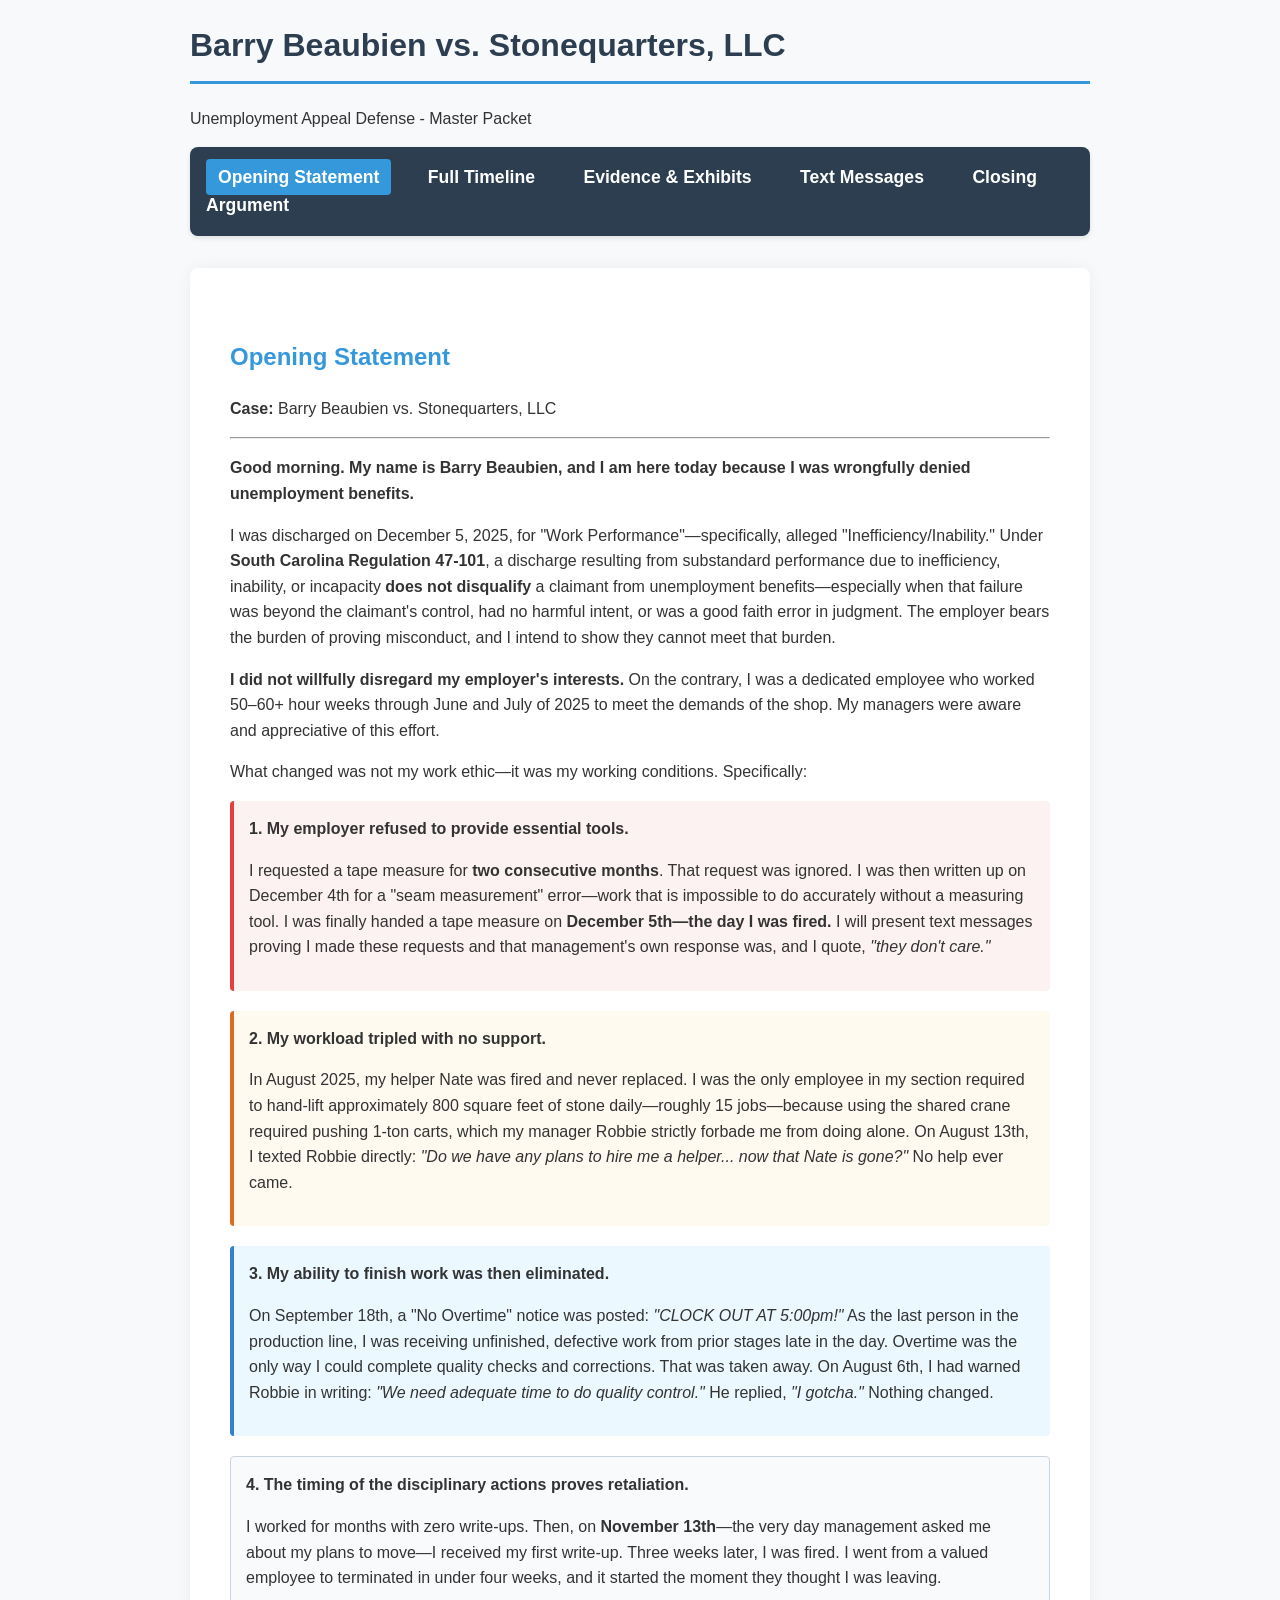
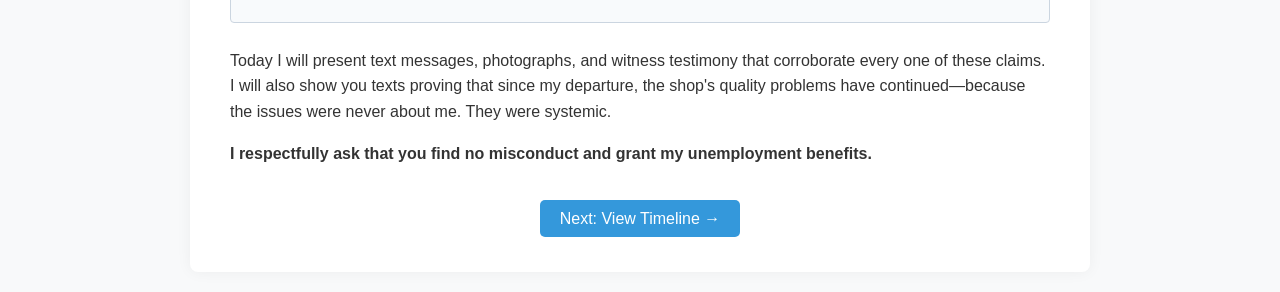
<file: index.html>
<!DOCTYPE html>
<html lang="en">

<head>
    <meta charset="UTF-8">
    <meta name="viewport" content="width=device-width, initial-scale=1.0">
    <title>Barry Beaubien - Unemployment Appeal Defense</title>
    <link rel="stylesheet" href="style.css">
    <style>
        .page {
            display: none;
        }

        .page.active {
            display: block;
        }
    </style>
</head>

<body>
    <header>
        <h1>Barry Beaubien vs. Stonequarters, LLC</h1>
        <p>Unemployment Appeal Defense - Master Packet</p>
    </header>

    <nav>
        <a href="index.html" class="active">Opening Statement</a>
        <a href="timeline.html">Full Timeline</a>
        <a href="full_defense.html">Evidence & Exhibits</a>
        <a href="texts.html">Text Messages</a>
        <a href="closing.html">Closing Argument</a>
    </nav>

    <div class="container">
        <h2>Opening Statement</h2>
        <p><strong>Case:</strong> Barry Beaubien vs. Stonequarters, LLC</p>

        <hr>

        <p><strong>Good morning. My name is Barry Beaubien, and I am here today because I was wrongfully denied
                unemployment benefits.</strong></p>

        <p>I was discharged on December 5, 2025, for "Work Performance"—specifically, alleged "Inefficiency/Inability."
            Under <strong>South Carolina Regulation 47-101</strong>, a discharge resulting from substandard performance
            due to inefficiency, inability, or incapacity <strong>does not disqualify</strong> a claimant from
            unemployment benefits—especially when that failure was beyond the claimant's control, had no harmful intent,
            or was a good faith error in judgment. The employer bears the burden of proving misconduct, and I intend to
            show they cannot meet that burden.</p>

        <p><strong>I did not willfully disregard my employer's interests.</strong> On the contrary, I was a dedicated
            employee who worked 50–60+ hour weeks through June and July of 2025 to meet the demands of the shop. My
            managers were aware and appreciative of this effort.</p>

        <p>What changed was not my work ethic—it was my working conditions. Specifically:</p>

        <div
            style="margin-bottom: 20px; padding: 15px; background: #fdf2f2; border-left: 4px solid #e53e3e; border-radius: 4px;">
            <strong>1. My employer refused to provide essential tools.</strong>
            <p>I requested a tape measure for <strong>two consecutive months</strong>. That request was ignored. I was
                then written up on December 4th for a "seam measurement" error—work that is impossible to do accurately
                without a measuring tool. I was finally handed a tape measure on <strong>December 5th—the day I was
                    fired.</strong> I will present text messages proving I made these requests and that management's own
                response was, and I quote, <em>"they don't care."</em></p>
        </div>

        <div
            style="margin-bottom: 20px; padding: 15px; background: #fffaf0; border-left: 4px solid #dd6b20; border-radius: 4px;">
            <strong>2. My workload tripled with no support.</strong>
            <p>In August 2025, my helper Nate was fired and never replaced. I was the only employee in my section
                required to hand-lift approximately 800 square feet of stone daily—roughly 15 jobs—because using the
                shared crane required pushing 1-ton carts, which my manager Robbie strictly forbade me from doing alone.
                On August 13th, I texted Robbie directly: <em>"Do we have any plans to hire me a helper... now that Nate
                    is gone?"</em> No help ever came.</p>
        </div>

        <div
            style="margin-bottom: 20px; padding: 15px; background: #ebf8ff; border-left: 4px solid #3182ce; border-radius: 4px;">
            <strong>3. My ability to finish work was then eliminated.</strong>
            <p>On September 18th, a "No Overtime" notice was posted: <em>"CLOCK OUT AT 5:00pm!"</em> As the last person
                in the production line, I was receiving unfinished, defective work from prior stages late in the day.
                Overtime was the only way I could complete quality checks and corrections. That was taken away. On
                August 6th, I had warned Robbie in writing: <em>"We need adequate time to do quality control."</em> He
                replied, <em>"I gotcha."</em> Nothing changed.</p>
        </div>

        <div
            style="border: 1px solid #cbd5e0; padding: 15px; border-radius: 4px; background: #f8fafc; margin-bottom: 25px;">
            <strong>4. The timing of the disciplinary actions proves retaliation.</strong>
            <p>I worked for months with zero write-ups. Then, on <strong>November 13th</strong>—the very day management
                asked me about my plans to move—I received my first write-up. Three weeks later, I was fired. I went
                from a valued employee to terminated in under four weeks, and it started the moment they thought I was
                leaving.</p>
        </div>

        <p>Today I will present text messages, photographs, and witness testimony that corroborate every one of these
            claims. I will also show you texts proving that since my departure, the shop's quality problems have
            continued—because the issues were never about me. They were systemic.</p>

        <p><strong>I respectfully ask that you find no misconduct and grant my unemployment benefits.</strong></p>

        <div style="text-align: center; margin-top: 40px;">
            <a href="timeline.html"
                style="background: #3498db; color: white; padding: 10px 20px; text-decoration: none; border-radius: 5px;">Next:
                View Timeline &rarr;</a>
        </div>
    </div>
</body>

</html>
</file>
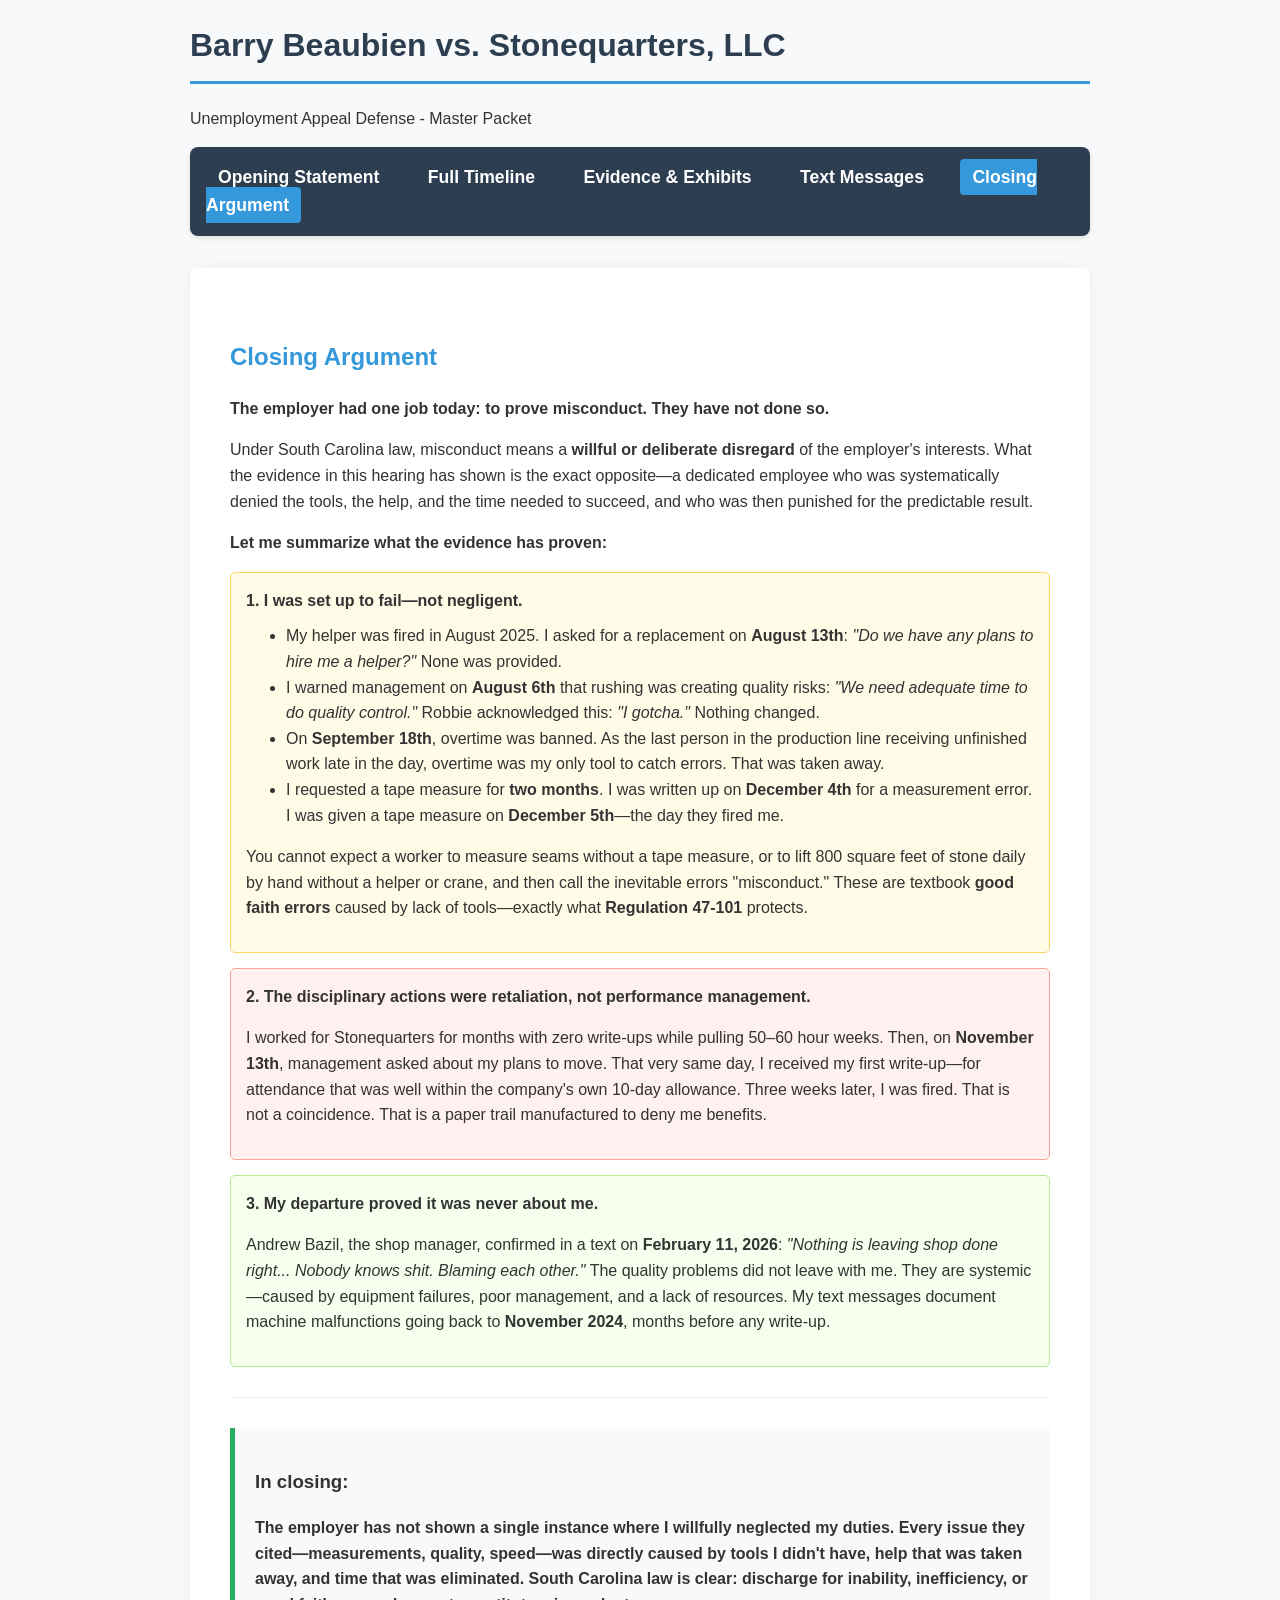
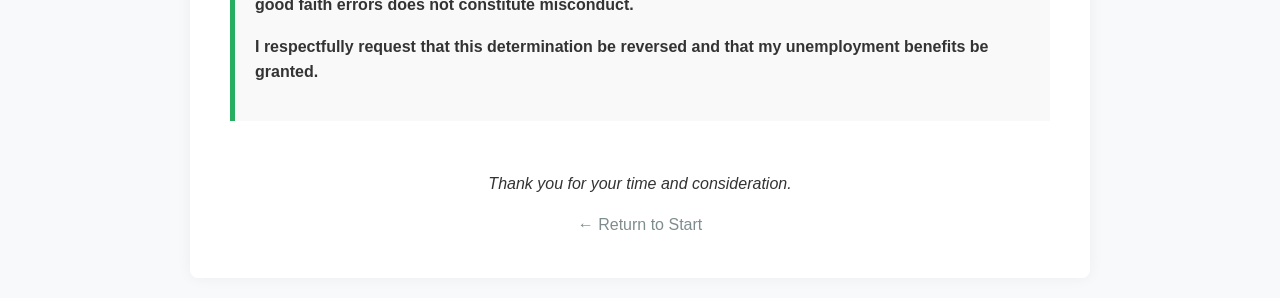
<file: closing.html>
<!DOCTYPE html>
<html lang="en">

<head>
    <meta charset="UTF-8">
    <meta name="viewport" content="width=device-width, initial-scale=1.0">
    <title>Closing Argument - Barry Beaubien Defense</title>
    <link rel="stylesheet" href="style.css">
    <style>
        .request {
            background: #f9f9f9;
            padding: 20px;
            border-left: 5px solid #27ae60;
            margin-top: 30px;
            font-weight: bold;
        }
    </style>
</head>

<body>
    <header>
        <h1>Barry Beaubien vs. Stonequarters, LLC</h1>
        <p>Unemployment Appeal Defense - Master Packet</p>
    </header>

    <nav>
        <a href="index.html">Opening Statement</a>
        <a href="timeline.html">Full Timeline</a>
        <a href="full_defense.html">Evidence & Exhibits</a>
        <a href="texts.html">Text Messages</a>
        <a href="closing.html" class="active">Closing Argument</a>
    </nav>

    <div class="container">
        <h2>Closing Argument</h2>

        <p><strong>The employer had one job today: to prove misconduct. They have not done so.</strong></p>

        <p>Under South Carolina law, misconduct means a <strong>willful or deliberate disregard</strong> of the
            employer's interests. What the evidence in this hearing has shown is the exact opposite—a dedicated employee
            who was systematically denied the tools, the help, and the time needed to succeed, and who was then punished
            for the predictable result.</p>

        <p><strong>Let me summarize what the evidence has proven:</strong></p>

        <div style="margin-bottom: 25px;">
            <div
                style="margin-bottom: 15px; padding: 15px; background: #fffbe6; border: 1px solid #ffd666; border-radius: 5px;">
                <strong>1. I was set up to fail—not negligent.</strong>
                <ul style="margin-top: 10px;">
                    <li>My helper was fired in August 2025. I asked for a replacement on <strong>August 13th</strong>:
                        <em>"Do we have any plans to hire me a helper?"</em> None was provided.
                    </li>
                    <li>I warned management on <strong>August 6th</strong> that rushing was creating quality risks:
                        <em>"We need adequate time to do quality control."</em> Robbie acknowledged this: <em>"I
                            gotcha."</em> Nothing changed.
                    </li>
                    <li>On <strong>September 18th</strong>, overtime was banned. As the last person in the production
                        line receiving unfinished work late in the day, overtime was my only tool to catch errors. That
                        was taken away.</li>
                    <li>I requested a tape measure for <strong>two months</strong>. I was written up on <strong>December
                            4th</strong> for a measurement error. I was given a tape measure on <strong>December
                            5th</strong>—the day they fired me.</li>
                </ul>
                <p>You cannot expect a worker to measure seams without a tape measure, or to lift 800 square feet of
                    stone daily by hand without a helper or crane, and then call the inevitable errors "misconduct."
                    These are textbook <strong>good faith errors</strong> caused by lack of tools—exactly what
                    <strong>Regulation 47-101</strong> protects.
                </p>
            </div>

            <div
                style="margin-bottom: 15px; padding: 15px; background: #fff1f0; border: 1px solid #ffa39e; border-radius: 5px;">
                <strong>2. The disciplinary actions were retaliation, not performance management.</strong>
                <p>I worked for Stonequarters for months with zero write-ups while pulling 50–60 hour weeks. Then, on
                    <strong>November 13th</strong>, management asked about my plans to move. That very same day, I
                    received my first write-up—for attendance that was well within the company's own 10-day allowance.
                    Three weeks later, I was fired. That is not a coincidence. That is a paper trail manufactured to
                    deny me benefits.
                </p>
            </div>

            <div
                style="margin-bottom: 15px; padding: 15px; background: #f6ffed; border: 1px solid #b7eb8f; border-radius: 5px;">
                <strong>3. My departure proved it was never about me.</strong>
                <p>Andrew Bazil, the shop manager, confirmed in a text on <strong>February 11, 2026</strong>:
                    <em>"Nothing is leaving shop done right... Nobody knows shit. Blaming each other."</em> The quality
                    problems did not leave with me. They are systemic—caused by equipment failures, poor management, and
                    a lack of resources. My text messages document machine malfunctions going back to <strong>November
                        2024</strong>, months before any write-up.
                </p>
            </div>
        </div>

        <hr style="border: 0; border-top: 1px solid #eee; margin: 30px 0;">

        <div class="request">
            <h3>In closing:</h3>
            <p>The employer has not shown a single instance where I <strong>willfully</strong> neglected my duties.
                Every issue they cited—measurements, quality, speed—was directly caused by tools I didn't have, help
                that was taken away, and time that was eliminated. South Carolina law is clear: discharge for inability,
                inefficiency, or good faith errors <strong>does not constitute misconduct.</strong></p>
            <p><strong>I respectfully request that this determination be reversed and that my unemployment benefits be
                    granted.</strong></p>
        </div>

        <div style="text-align: center; margin-top: 50px;">
            <p><em>Thank you for your time and consideration.</em></p>
            <a href="index.html" style="color: #7f8c8d; text-decoration: none;">&larr; Return to Start</a>
        </div>
    </div>
</body>

</html>
</file>
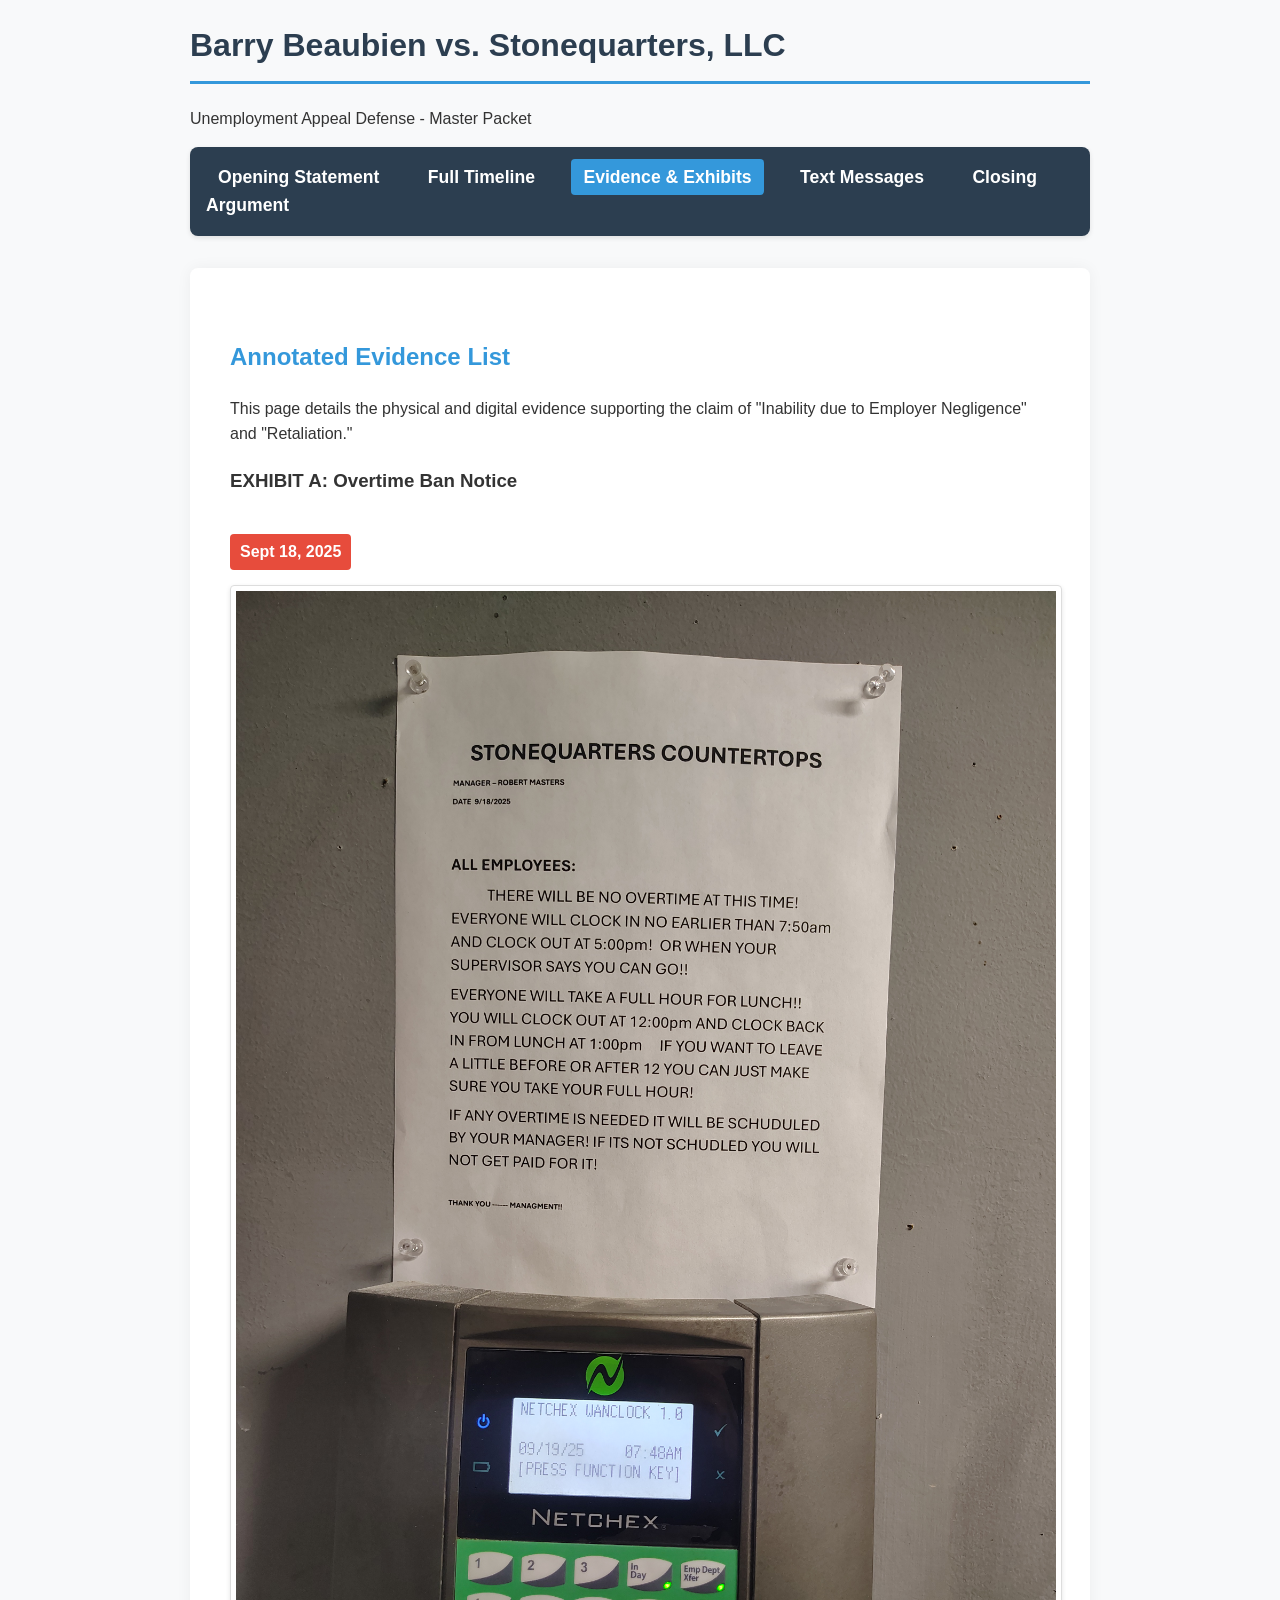
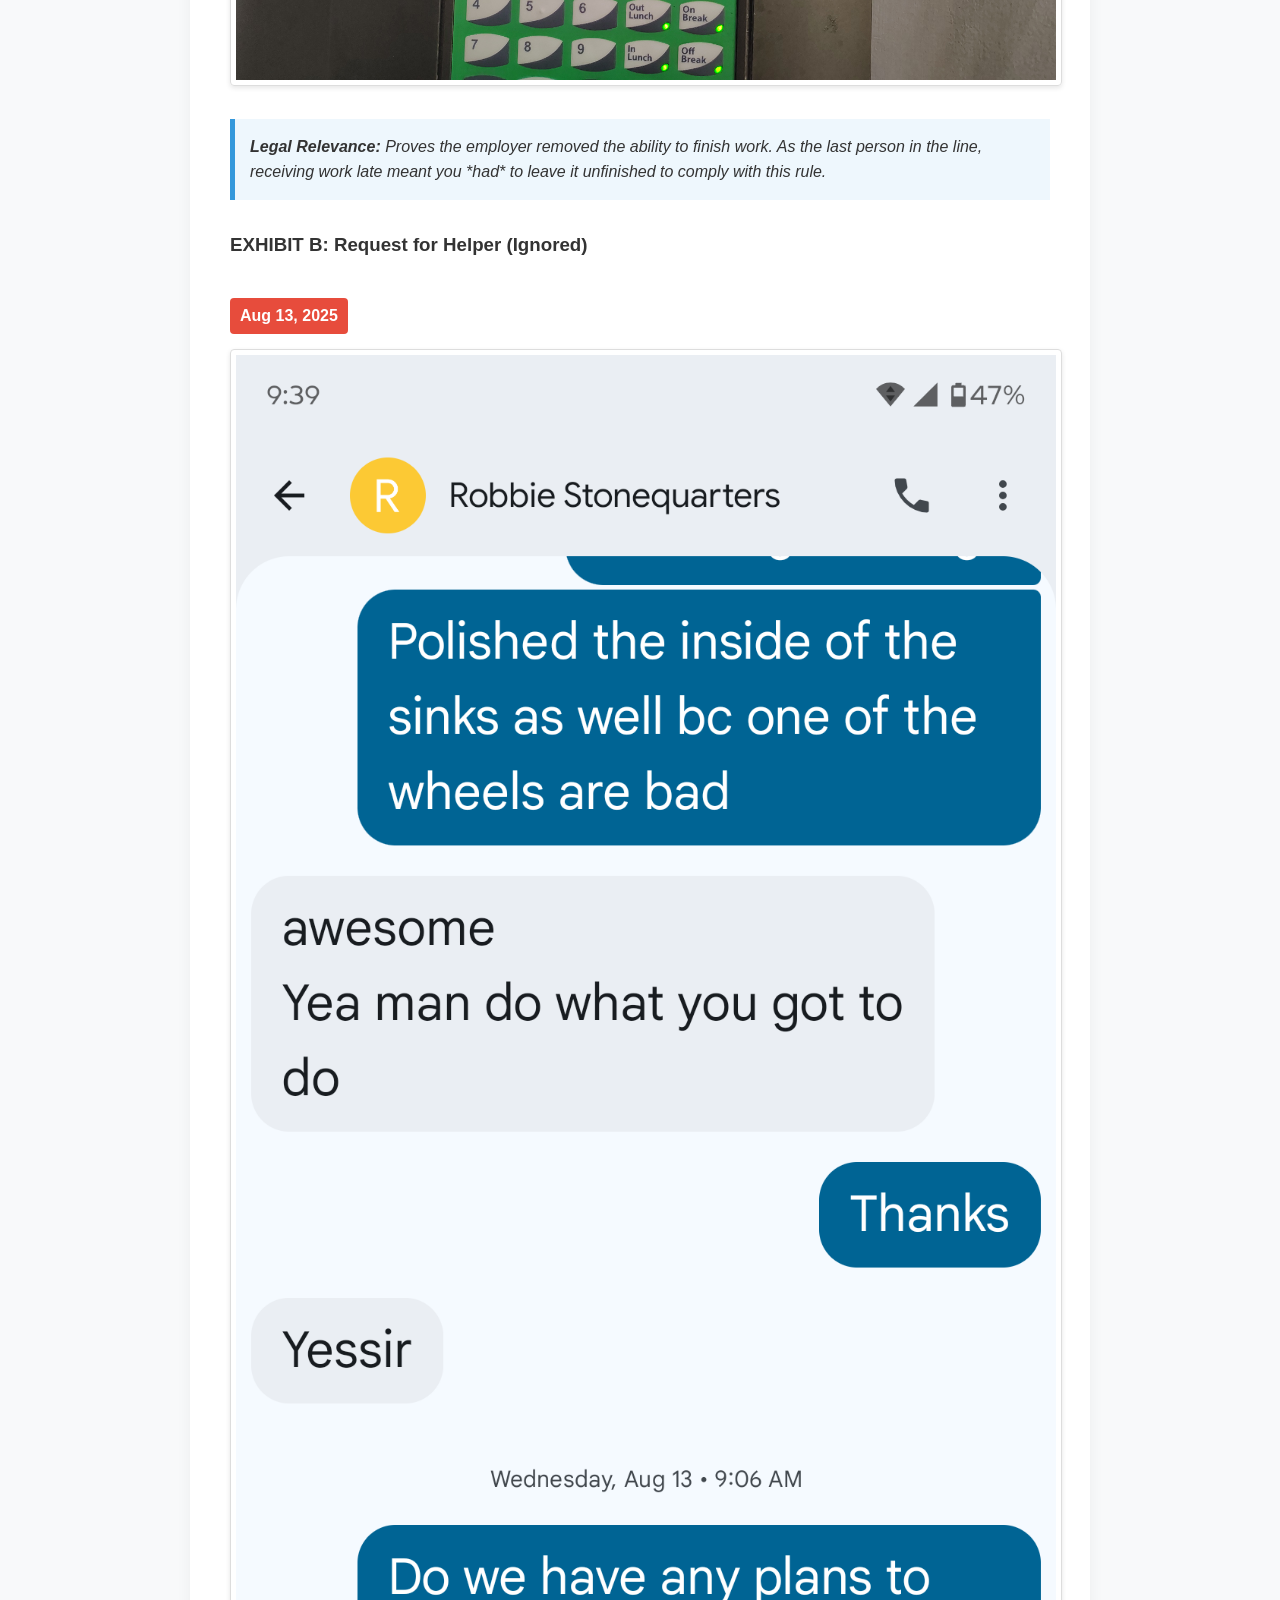
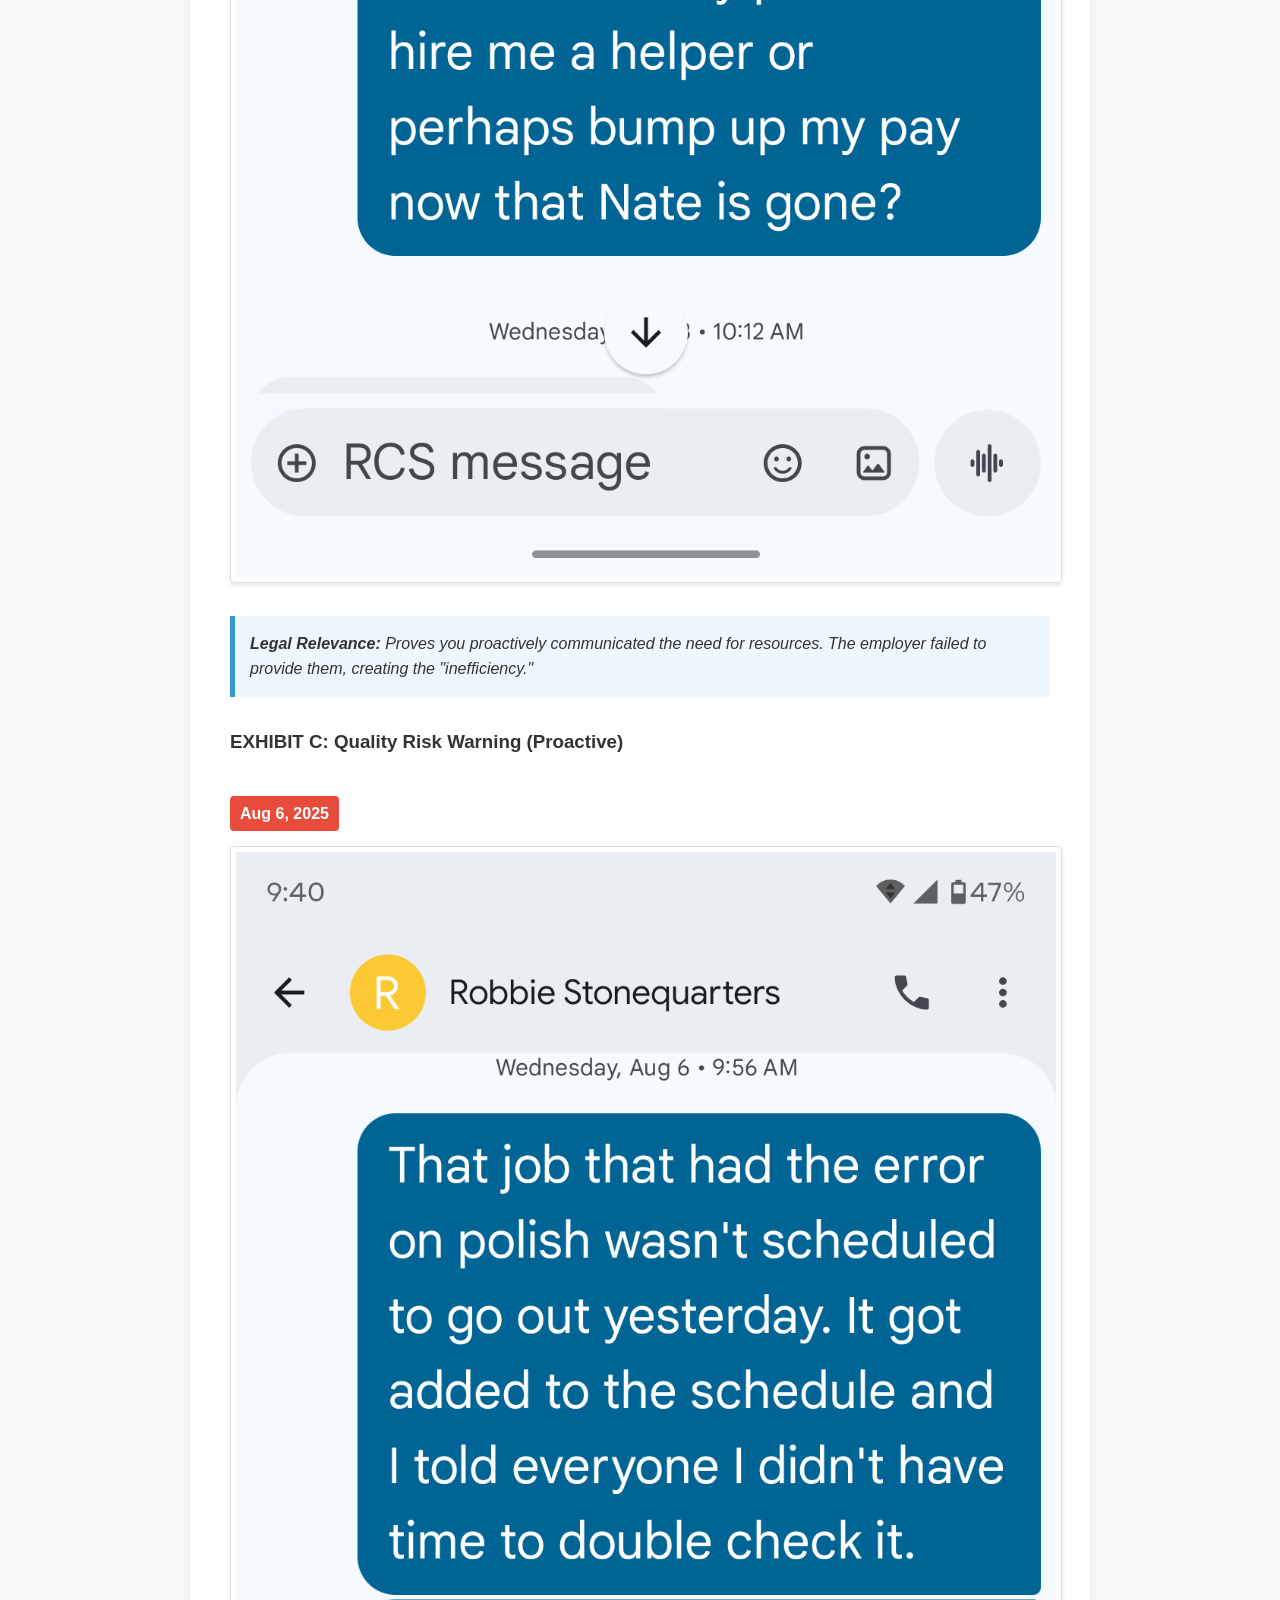
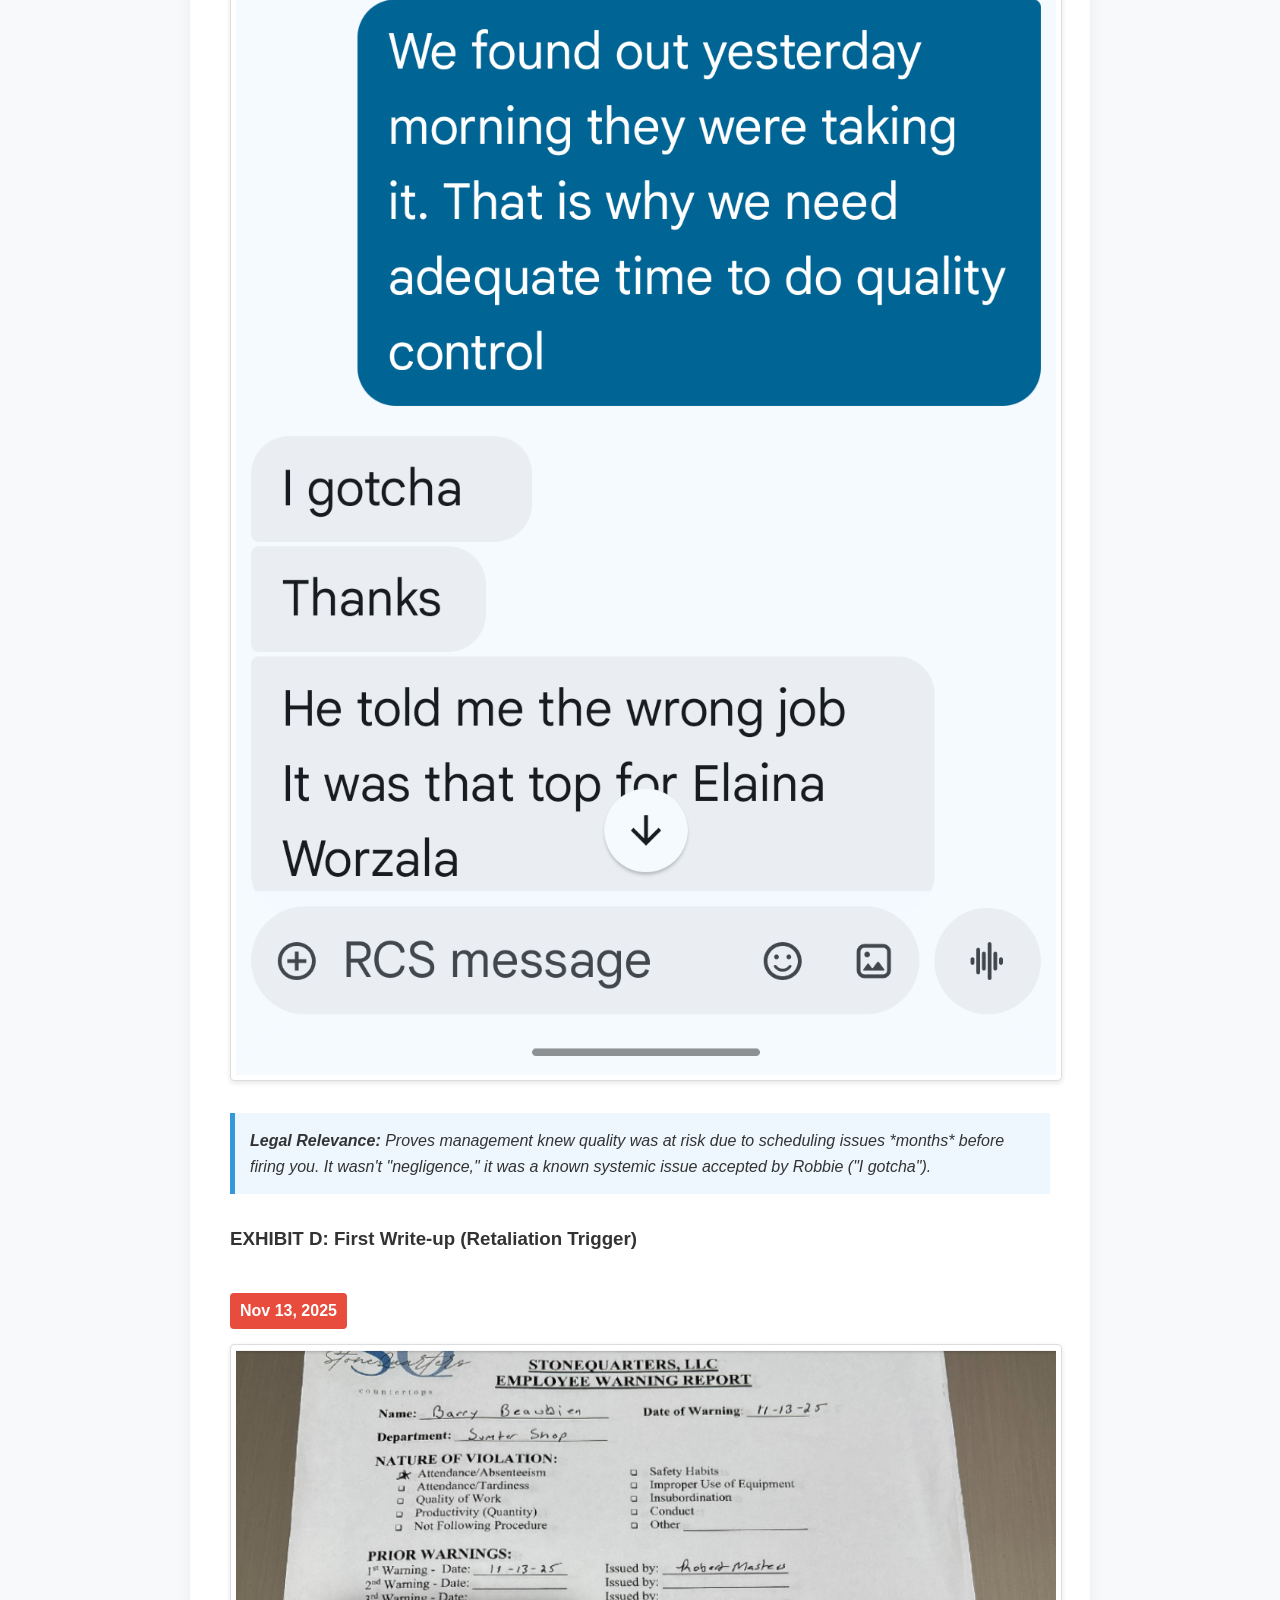
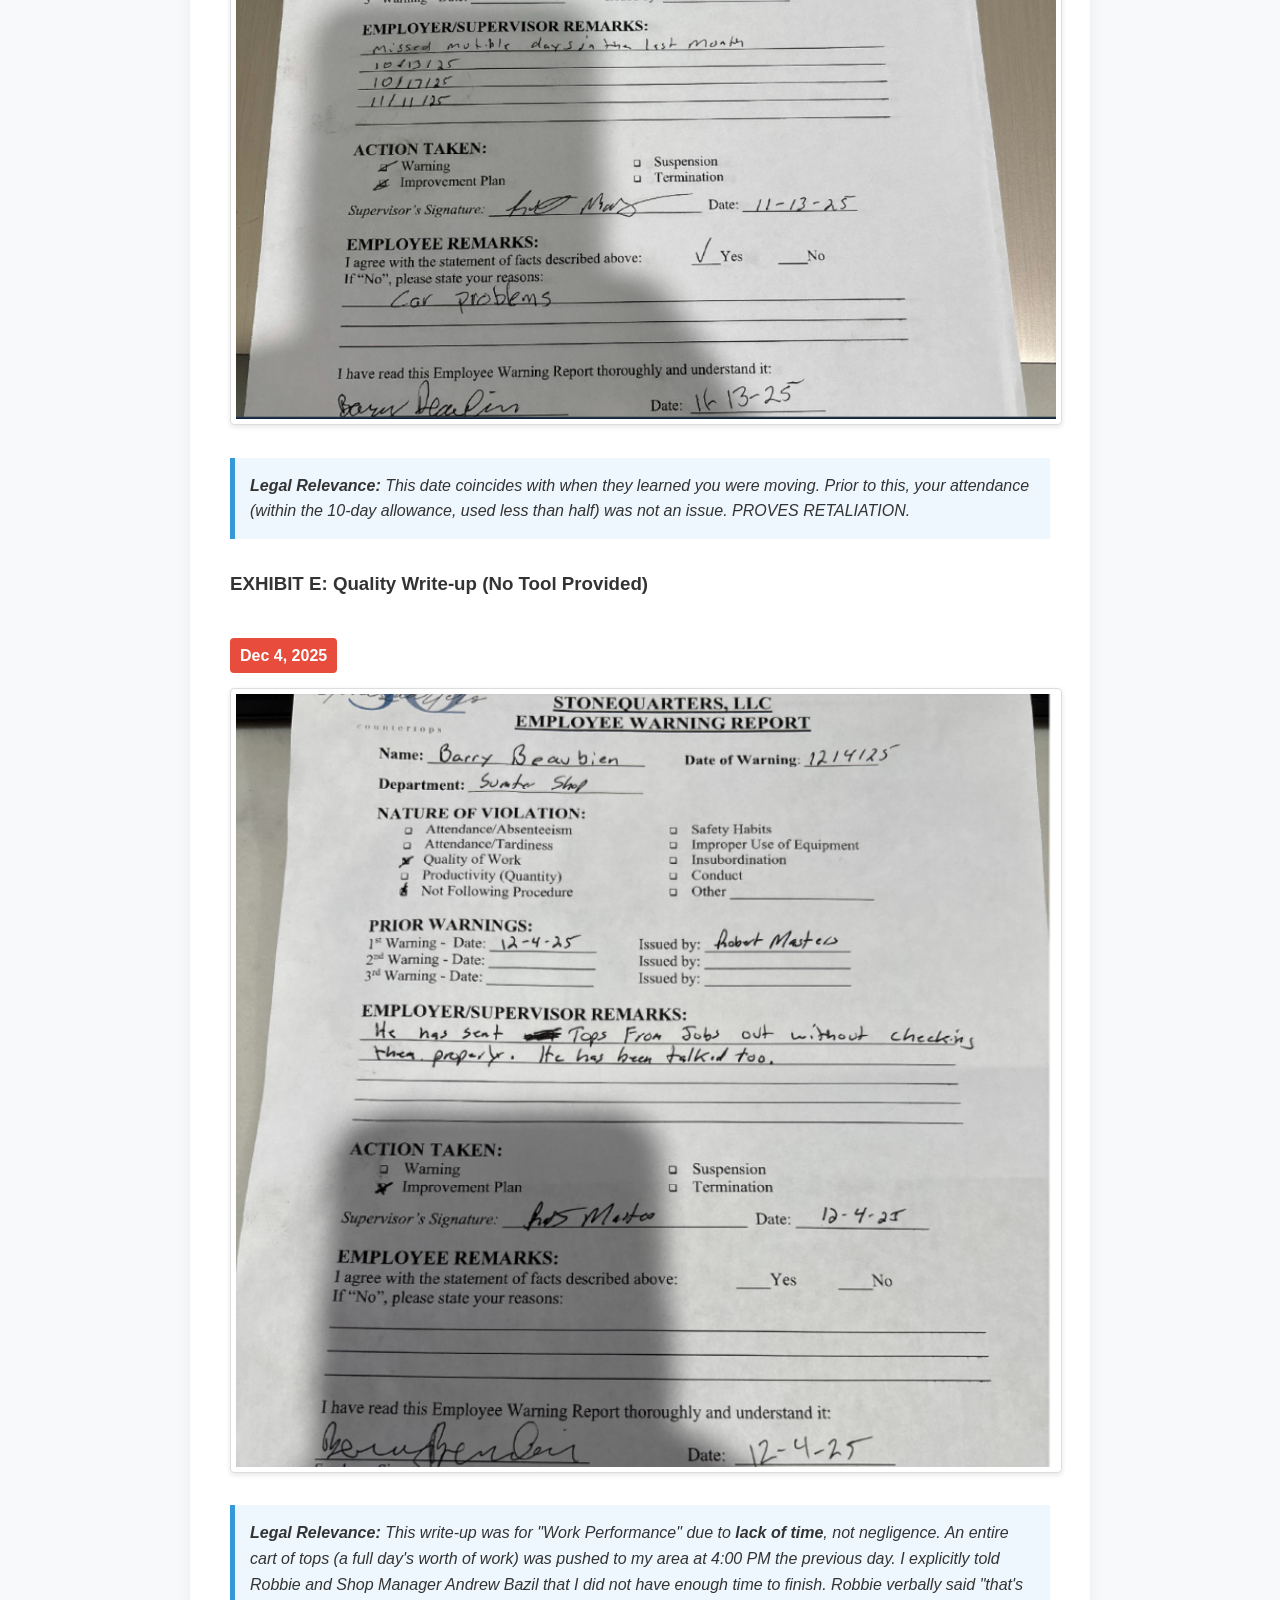
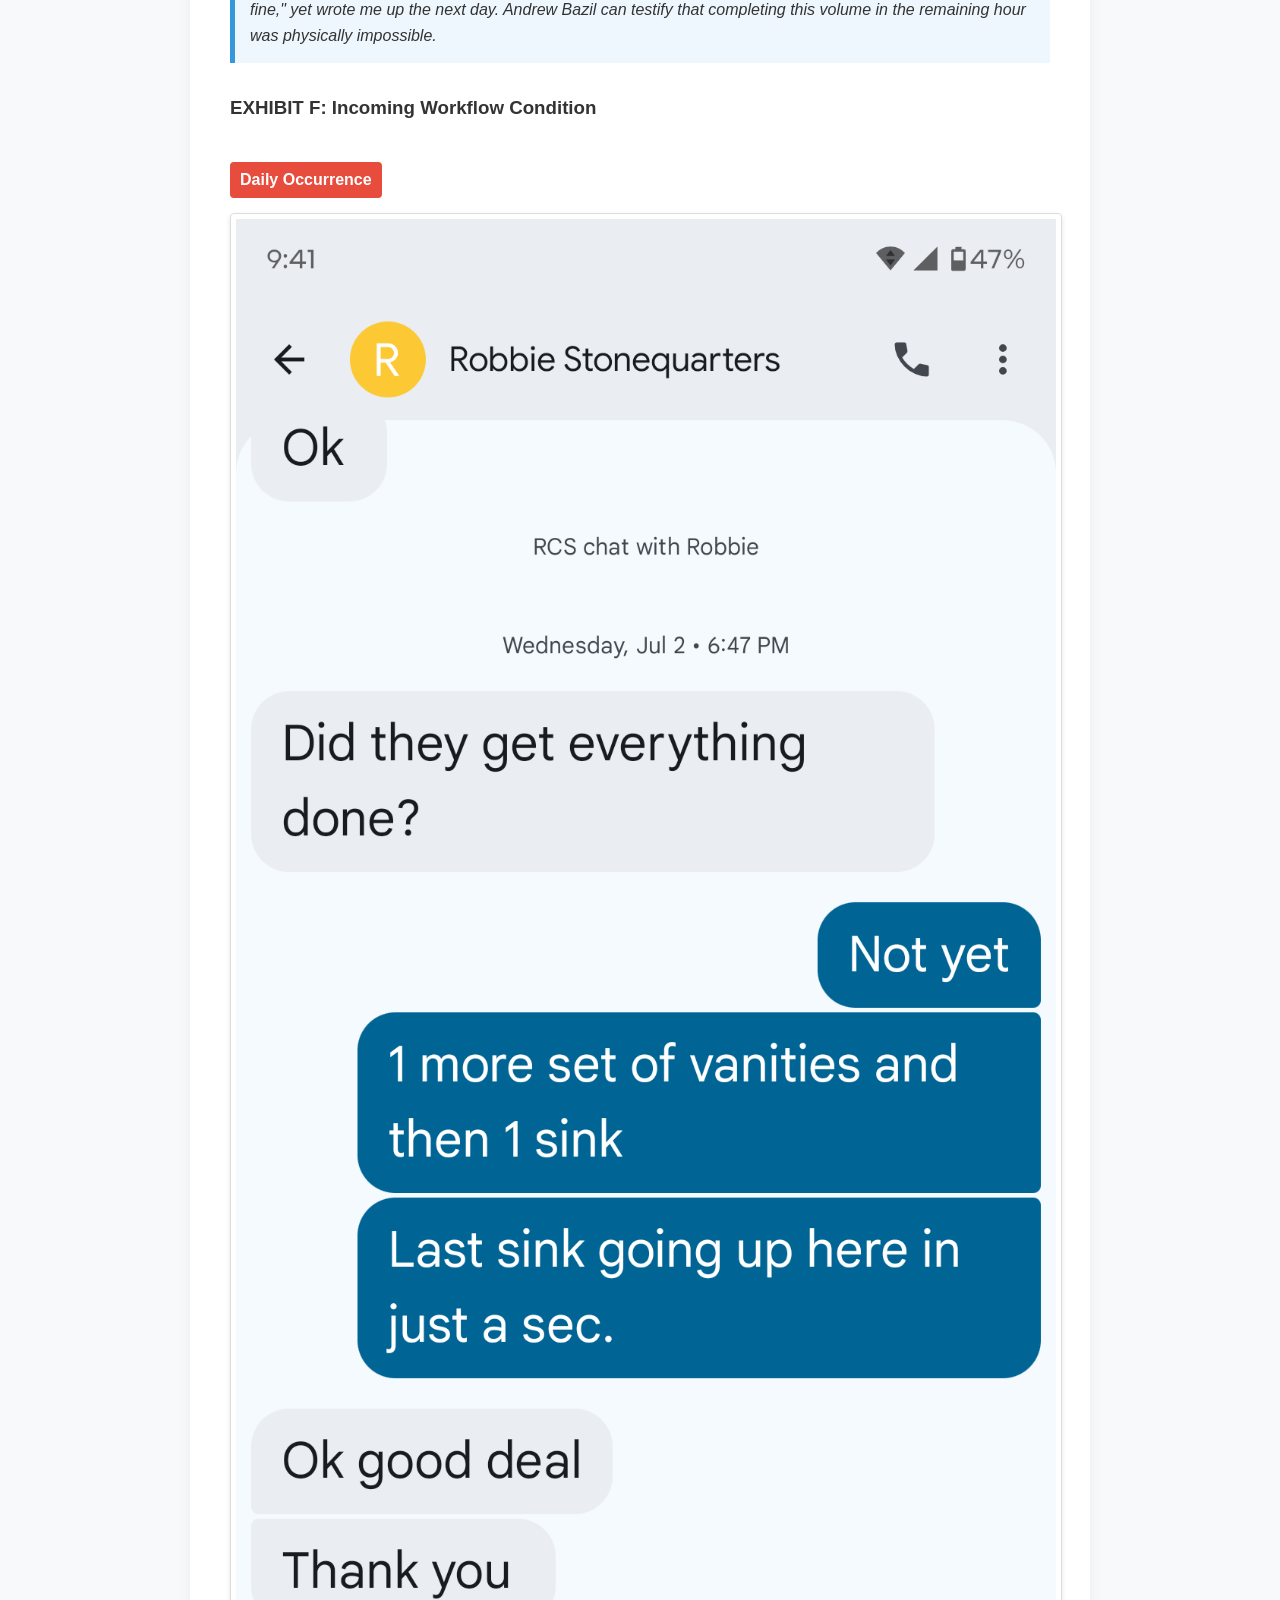
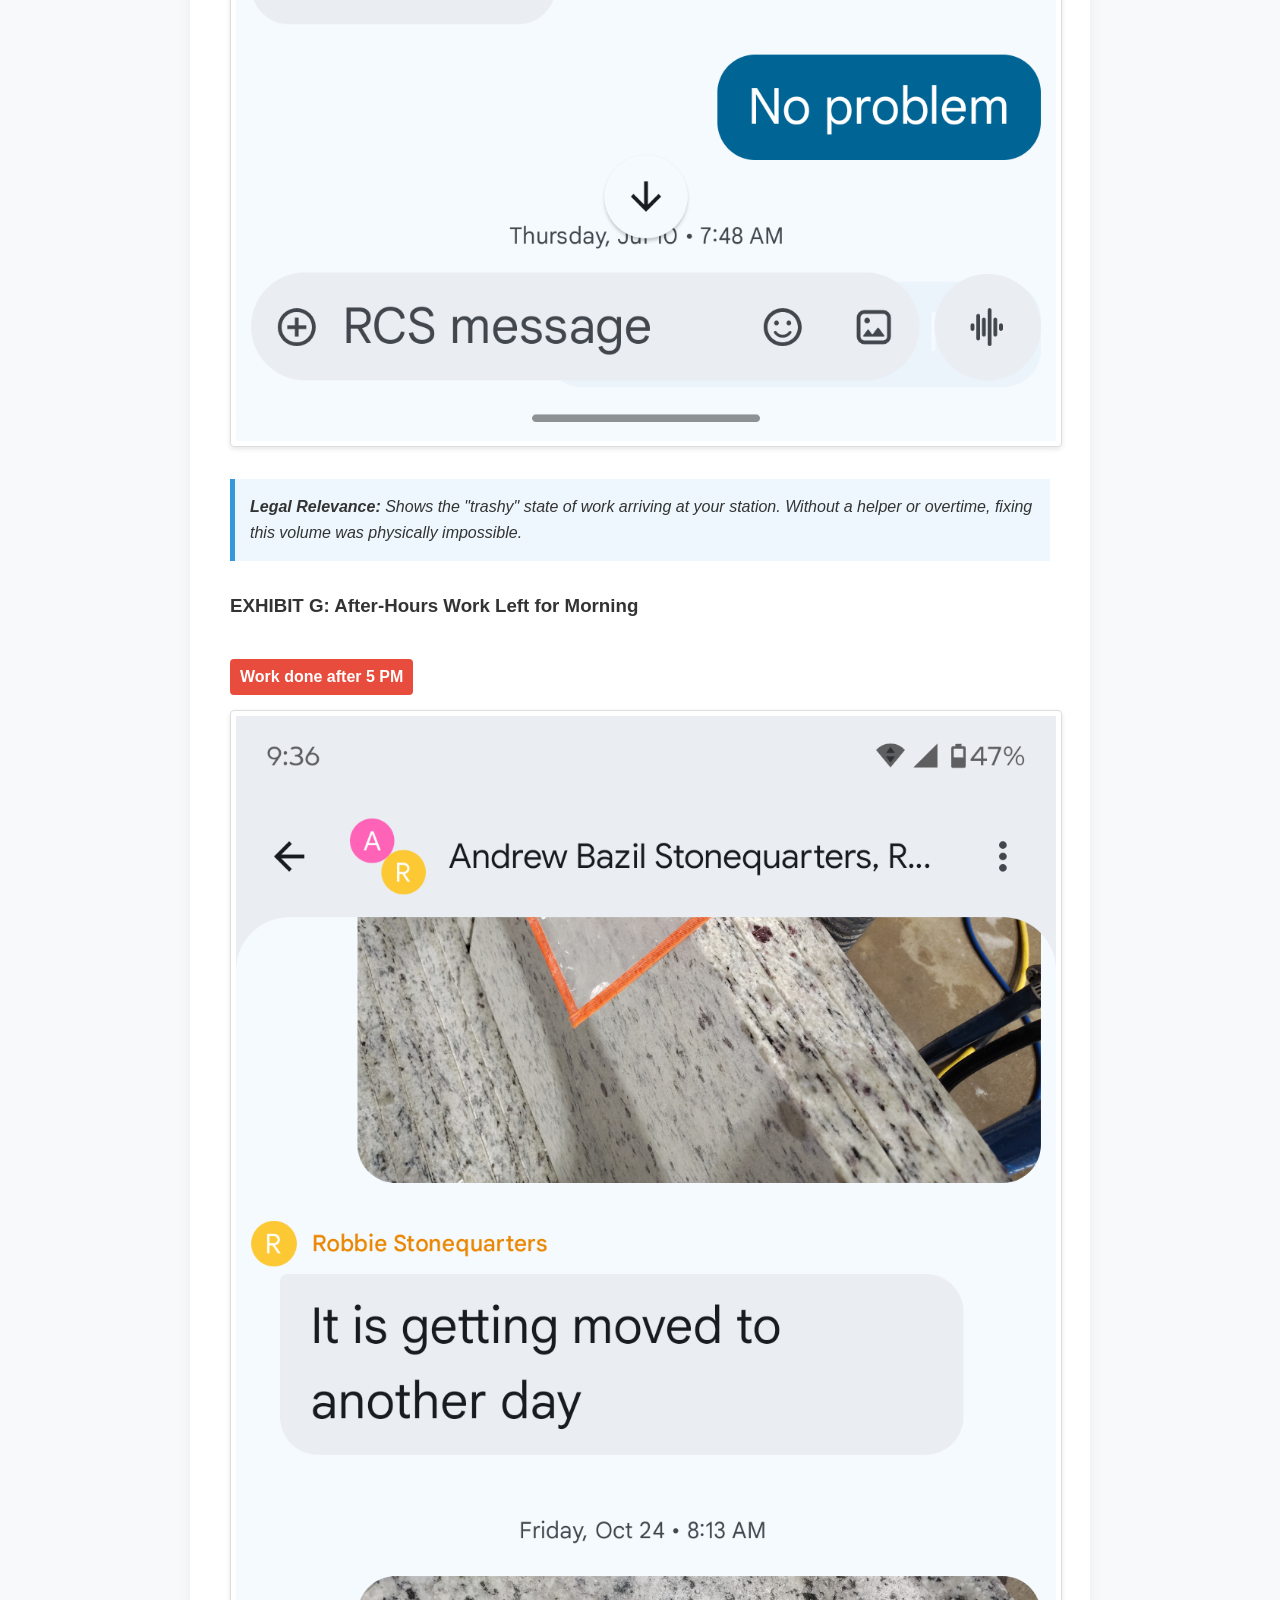
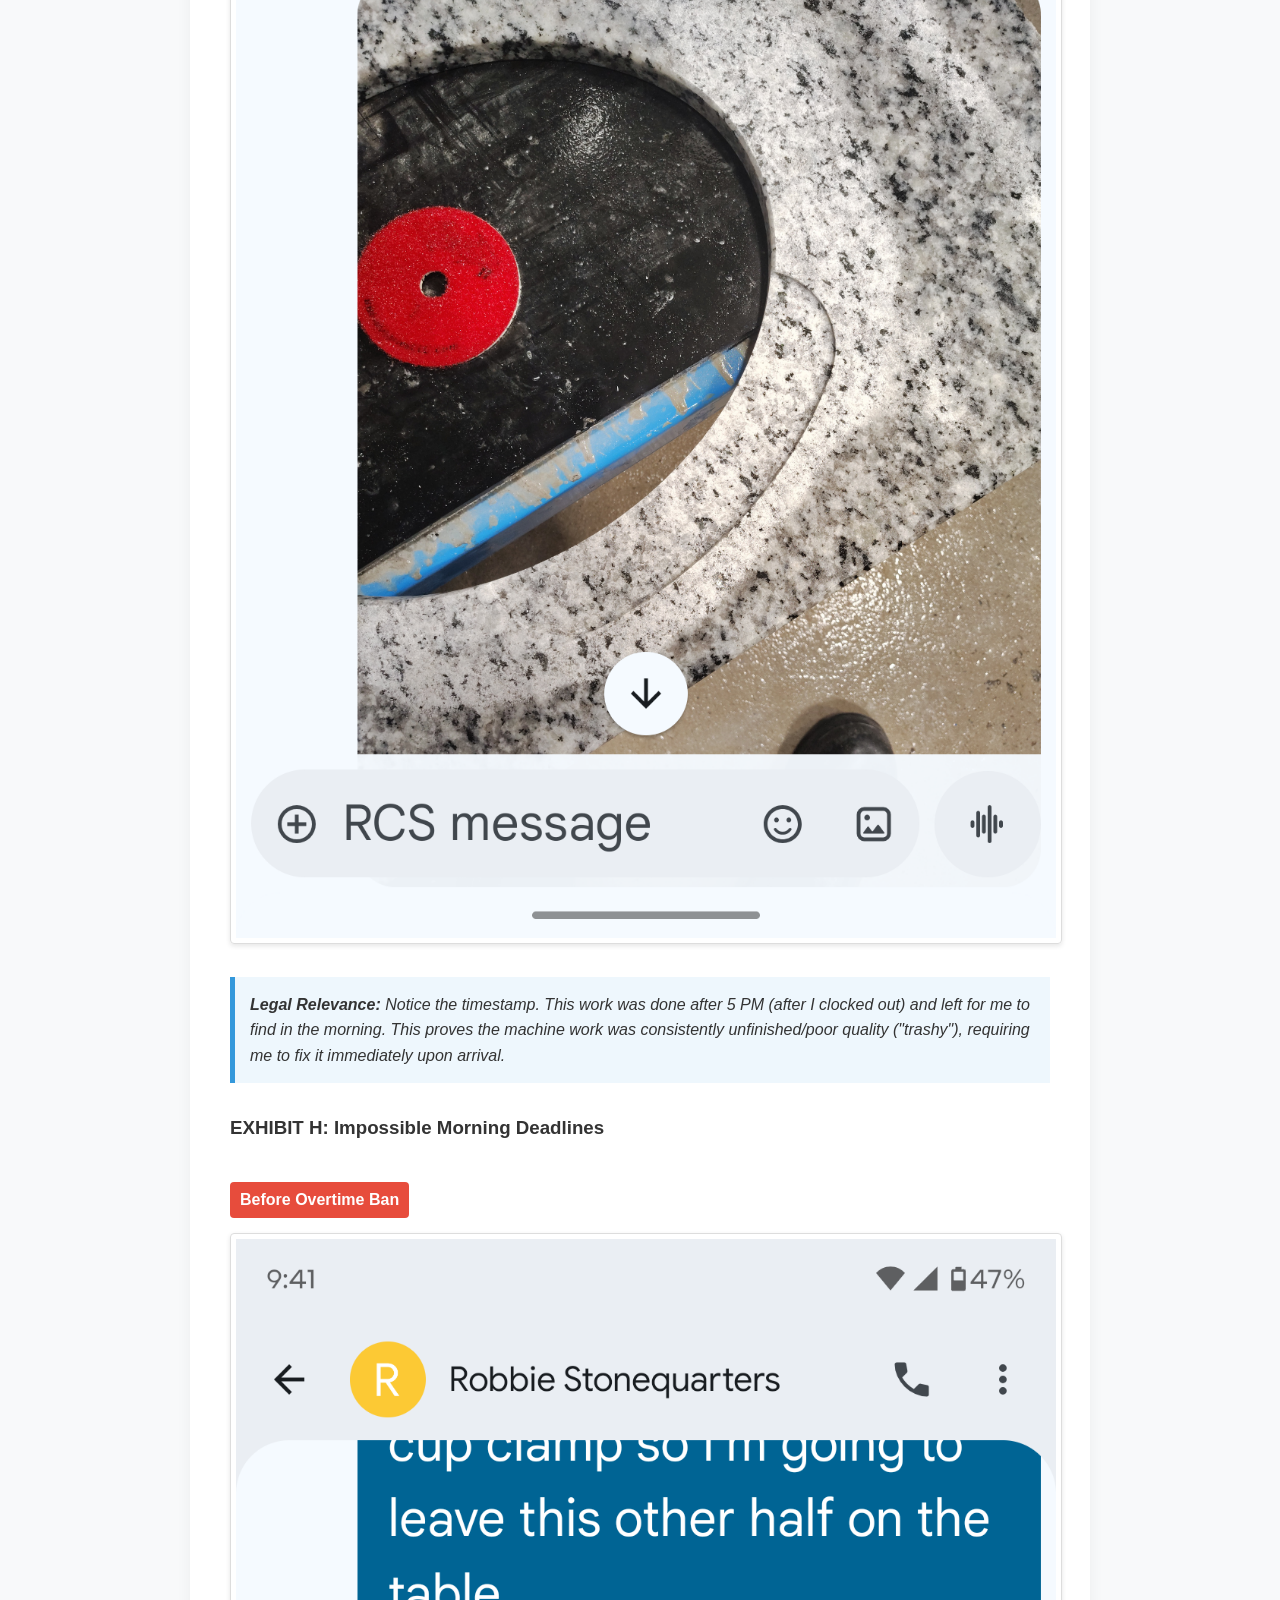
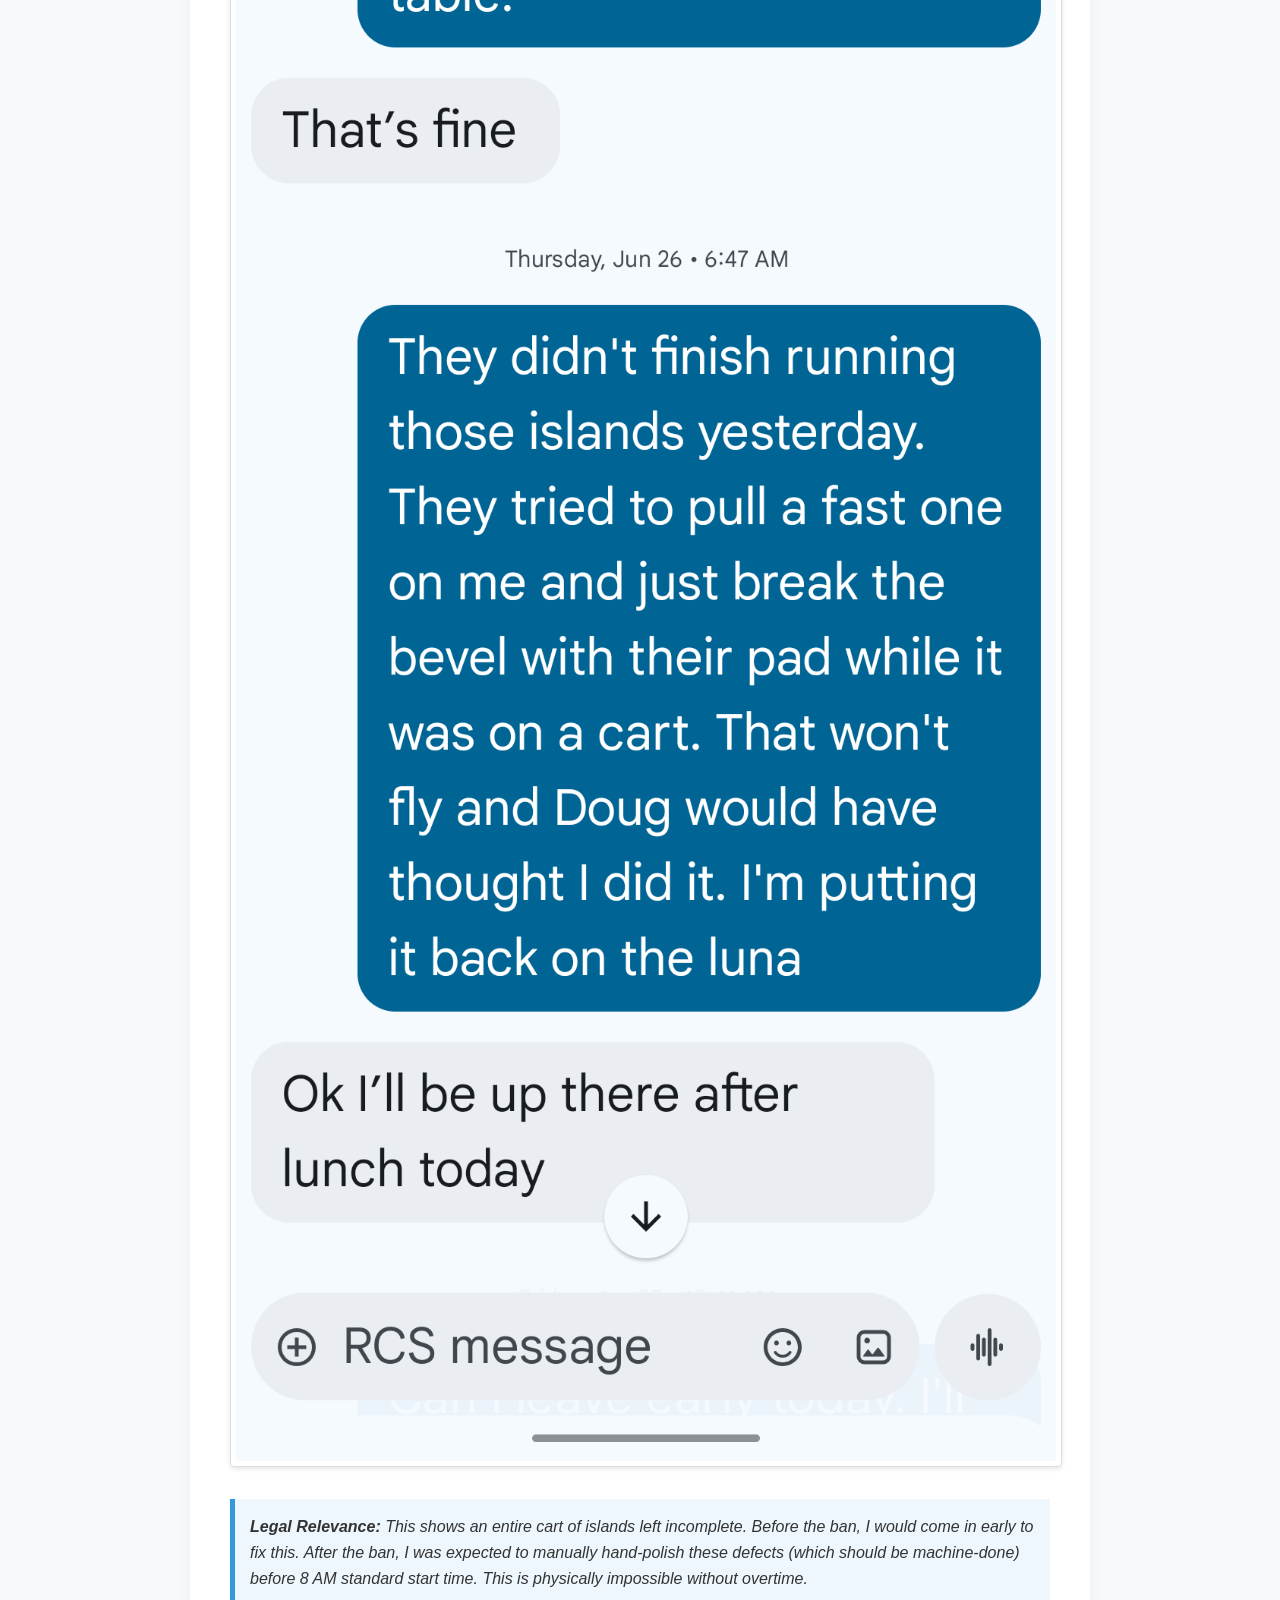
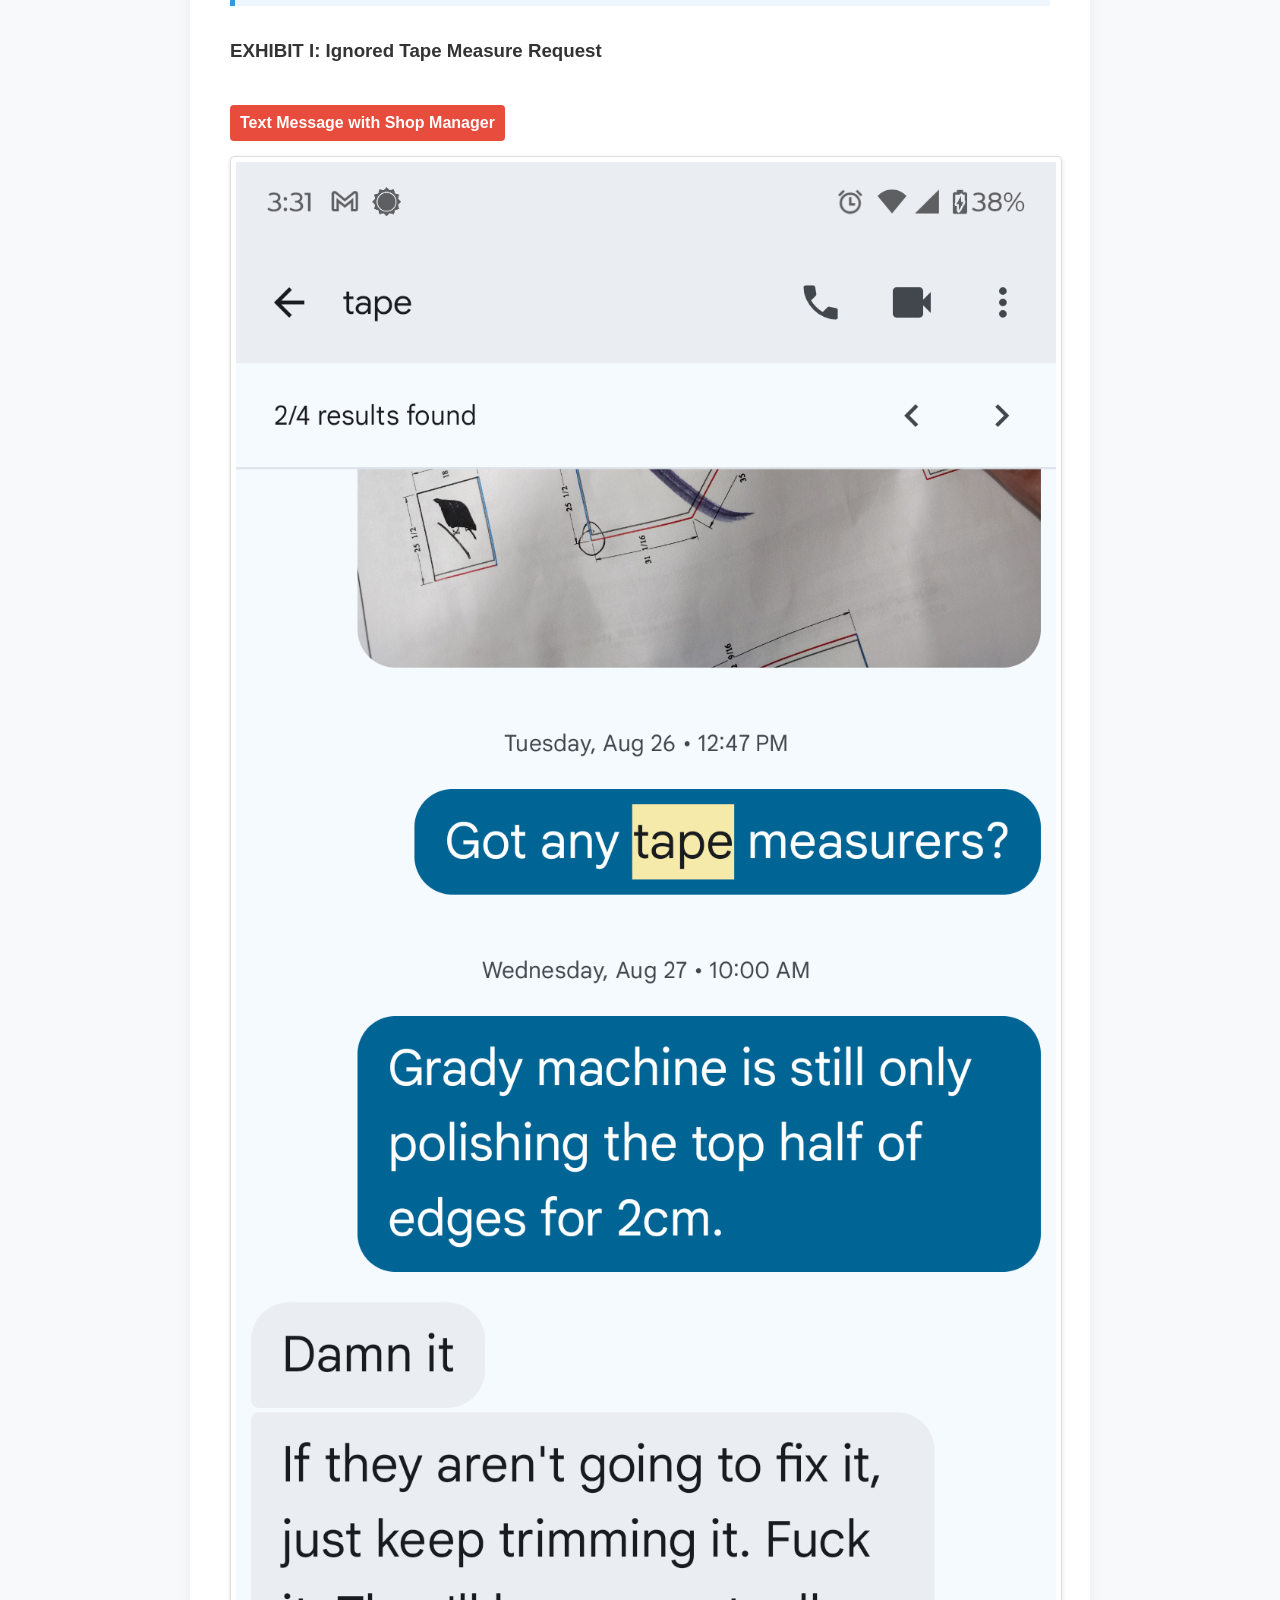
<file: full_defense.html>
<!DOCTYPE html>
<html lang="en">

<head>
    <meta charset="UTF-8">
    <meta name="viewport" content="width=device-width, initial-scale=1.0">
    <title>Evidence - Barry Beaubien Defense</title>
    <link rel="stylesheet" href="style.css">
</head>

<body>
    <header>
        <h1>Barry Beaubien vs. Stonequarters, LLC</h1>
        <p>Unemployment Appeal Defense - Master Packet</p>
    </header>

    <nav>
        <a href="index.html">Opening Statement</a>
        <a href="timeline.html">Full Timeline</a>
        <a href="full_defense.html" class="active">Evidence & Exhibits</a>
        <a href="texts.html">Text Messages</a>
        <a href="closing.html">Closing Argument</a>
    </nav>

    <div class="container">
        <h2>Annotated Evidence List</h2>
        <p>This page details the physical and digital evidence supporting the claim of "Inability due to Employer
            Negligence" and "Retaliation."</p>

        <!-- Exhibit A -->
        <div class="exhibit-container">
            <h3>EXHIBIT A: Overtime Ban Notice</h3>
            <span class="date-header">Sept 18, 2025</span>
            <img src="banned-overtime.jpg" alt="Exhibit A: Overtime Ban" class="exhibit-image">
            <div class="relevance">
                <strong>Legal Relevance:</strong> Proves the employer removed the ability to finish work. As the last
                person in the line, receiving work late meant you *had* to leave it unfinished to comply with this rule.
            </div>
        </div>

        <!-- Exhibit B -->
        <div class="exhibit-container">
            <h3>EXHIBIT B: Request for Helper (Ignored)</h3>
            <span class="date-header">Aug 13, 2025</span>
            <img src="askingforhelp-aftertheyfiredmyhelp.png" alt="Exhibit B: Helper Request" class="exhibit-image">
            <div class="relevance">
                <strong>Legal Relevance:</strong> Proves you proactively communicated the need for resources. The
                employer failed to provide them, creating the "inefficiency."
            </div>
        </div>

        <!-- Exhibit C -->
        <div class="exhibit-container">
            <h3>EXHIBIT C: Quality Risk Warning (Proactive)</h3>
            <span class="date-header">Aug 6, 2025</span>
            <img src="job-scheduled-not-enough-time.png" alt="Exhibit C: Quality Warning" class="exhibit-image">
            <div class="relevance">
                <strong>Legal Relevance:</strong> Proves management knew quality was at risk due to scheduling issues
                *months* before firing you. It wasn't "negligence," it was a known systemic issue accepted by Robbie ("I
                gotcha").
            </div>
        </div>

        <!-- Exhibit D -->
        <div class="exhibit-container">
            <h3>EXHIBIT D: First Write-up (Retaliation Trigger)</h3>
            <span class="date-header">Nov 13, 2025</span>
            <img src="image006.png" alt="Exhibit D: First Write-up" class="exhibit-image">
            <div class="relevance">
                <strong>Legal Relevance:</strong> This date coincides with when they learned you were moving. Prior to
                this, your attendance (within the 10-day allowance, used less than half) was not an issue. PROVES
                RETALIATION.
            </div>
        </div>

        <!-- Exhibit E -->
        <div class="exhibit-container">
            <h3>EXHIBIT E: Quality Write-up (No Tool Provided)</h3>
            <span class="date-header">Dec 4, 2025</span>
            <img src="image005.png" alt="Exhibit E: Second Write-up" class="exhibit-image">
            <div class="relevance">
                <strong>Legal Relevance:</strong> This write-up was for "Work Performance" due to <strong>lack of
                    time</strong>, not negligence. An entire cart of tops (a full day's worth of work) was pushed to my
                area at 4:00 PM the previous day. I explicitly told Robbie and Shop Manager Andrew Bazil that I did not
                have enough time to finish. Robbie verbally said "that's fine," yet wrote me up the next day. Andrew
                Bazil can testify that completing this volume in the remaining hour was physically impossible.
            </div>
        </div>

        <!-- Exhibit F -->
        <div class="exhibit-container">
            <h3>EXHIBIT F: Incoming Workflow Condition</h3>
            <span class="date-header">Daily Occurrence</span>
            <img src="work-not-done.png" alt="Exhibit F: Unfinished Work" class="exhibit-image">
            <div class="relevance">
                <strong>Legal Relevance:</strong> Shows the "trashy" state of work arriving at your station. Without a
                helper or overtime, fixing this volume was physically impossible.
            </div>
        </div>

        <!-- Exhibit G -->
        <div class="exhibit-container">
            <h3>EXHIBIT G: After-Hours Work Left for Morning</h3>
            <span class="date-header">Work done after 5 PM</span>
            <img src="notdonedaybedore-timestamp.png" alt="Exhibit G: After Hours Work" class="exhibit-image">
            <div class="relevance">
                <strong>Legal Relevance:</strong> Notice the timestamp. This work was done after 5 PM (after I clocked
                out) and left for me to find in the morning. This proves the machine work was consistently
                unfinished/poor quality ("trashy"), requiring me to fix it immediately upon arrival.
            </div>
        </div>

        <!-- Exhibit H -->
        <div class="exhibit-container">
            <h3>EXHIBIT H: Impossible Morning Deadlines</h3>
            <span class="date-header">Before Overtime Ban</span>
            <img src="work-not-done-finishedonovertime-timestamp.png" alt="Exhibit H: Manual Repolishing"
                class="exhibit-image">
            <div class="relevance">
                <strong>Legal Relevance:</strong> This shows an entire cart of islands left incomplete. Before the ban,
                I would come in early to fix this. After the ban, I was expected to manually hand-polish these defects
                (which should be machine-done) before 8 AM standard start time. This is physically impossible without
                overtime.
            </div>
        </div>

        <!-- Exhibit I -->
        <div class="exhibit-container">
            <h3>EXHIBIT I: Ignored Tape Measure Request</h3>
            <span class="date-header">Text Message with Shop Manager</span>
            <img src="text-andrew-tape-request.png" alt="Exhibit I: Tape Request Text" class="exhibit-image">
            <div class="relevance">
                <strong>Legal Relevance:</strong> Proves I explicitly requested a tape measure from Andrew Bazil (Shop
                Manager) and was ignored. His response expressing frustration ("they don't care") proves that the lack
                of tools was a known management failure. Being fired for a measurement error after being refused a
                measuring tape is "Inability due to Employer Negligence."
            </div>
        </div>

        <div style="text-align: center; margin-top: 40px;">
            <a href="closing.html"
                style="background: #3498db; color: white; padding: 10px 20px; text-decoration: none; border-radius: 5px;">Next:
                Closing Argument &rarr;</a>
        </div>
    </div>
</body>

</html>
</file>
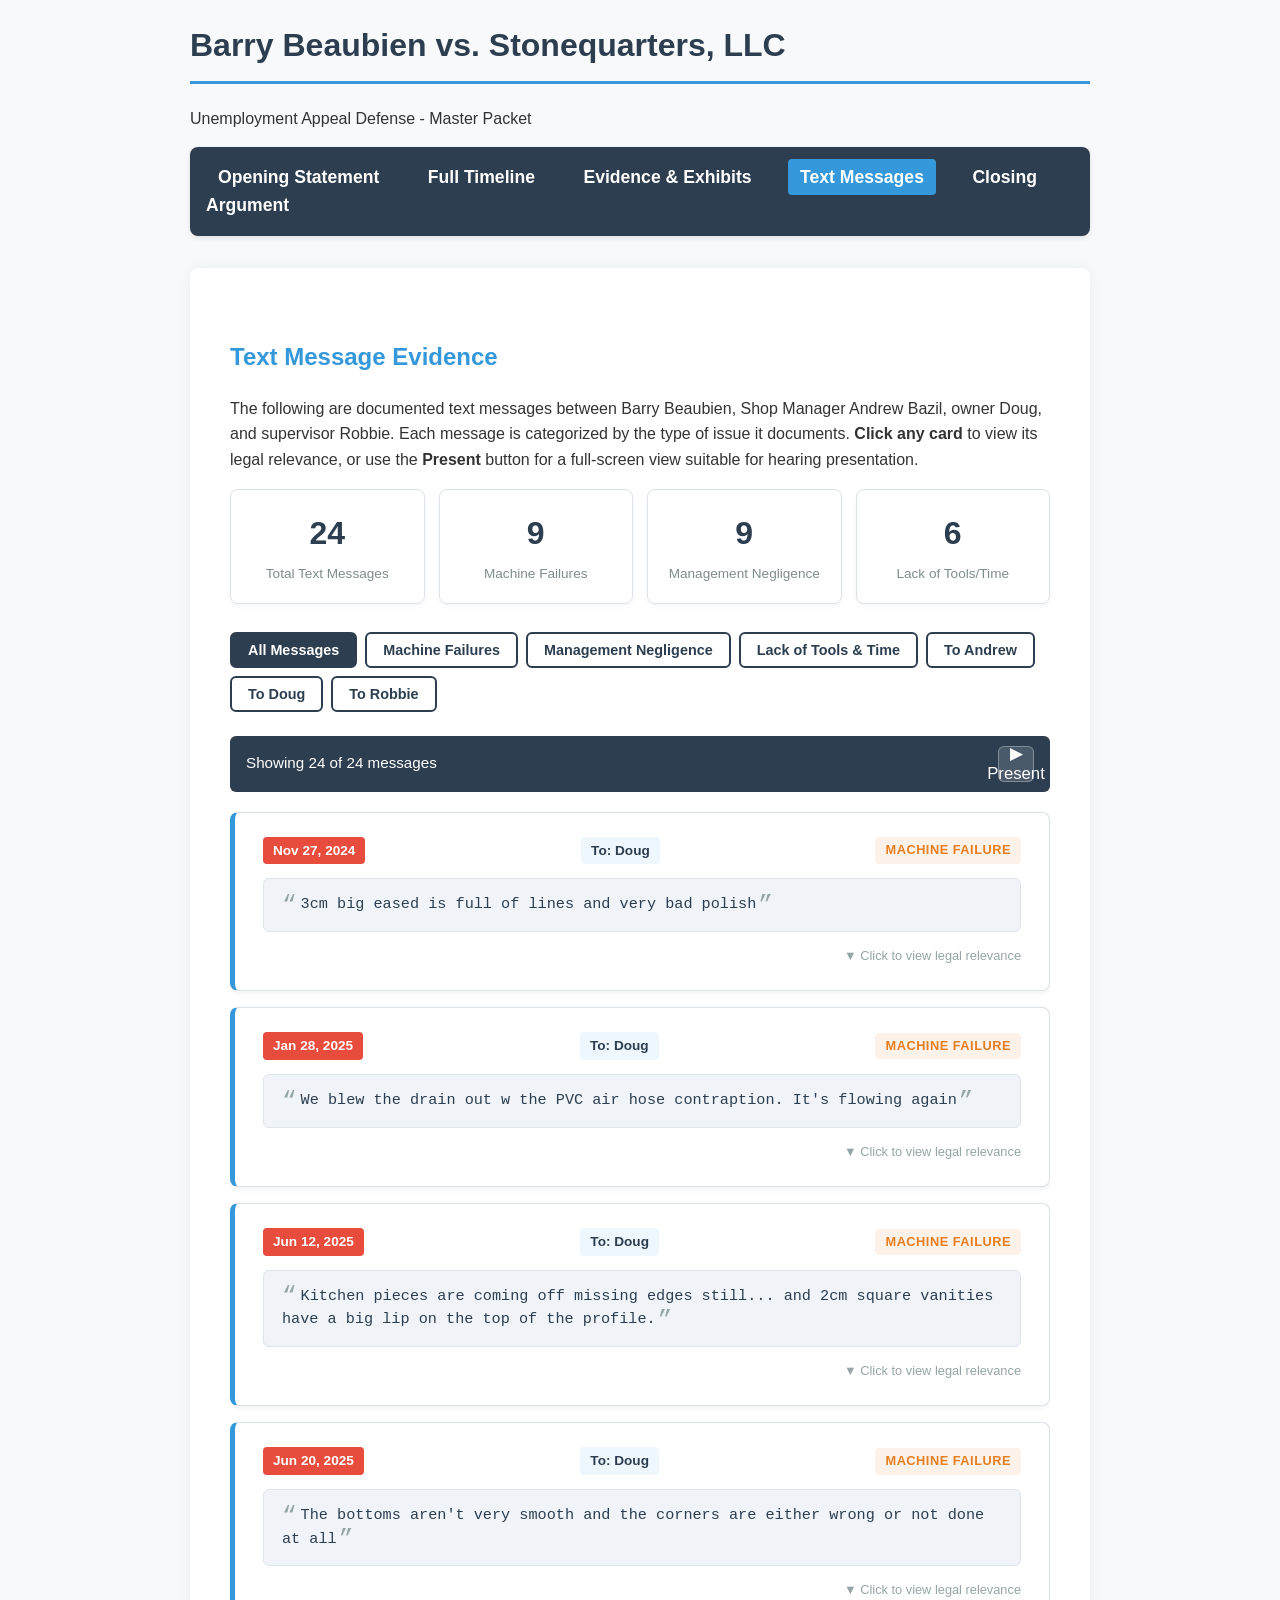
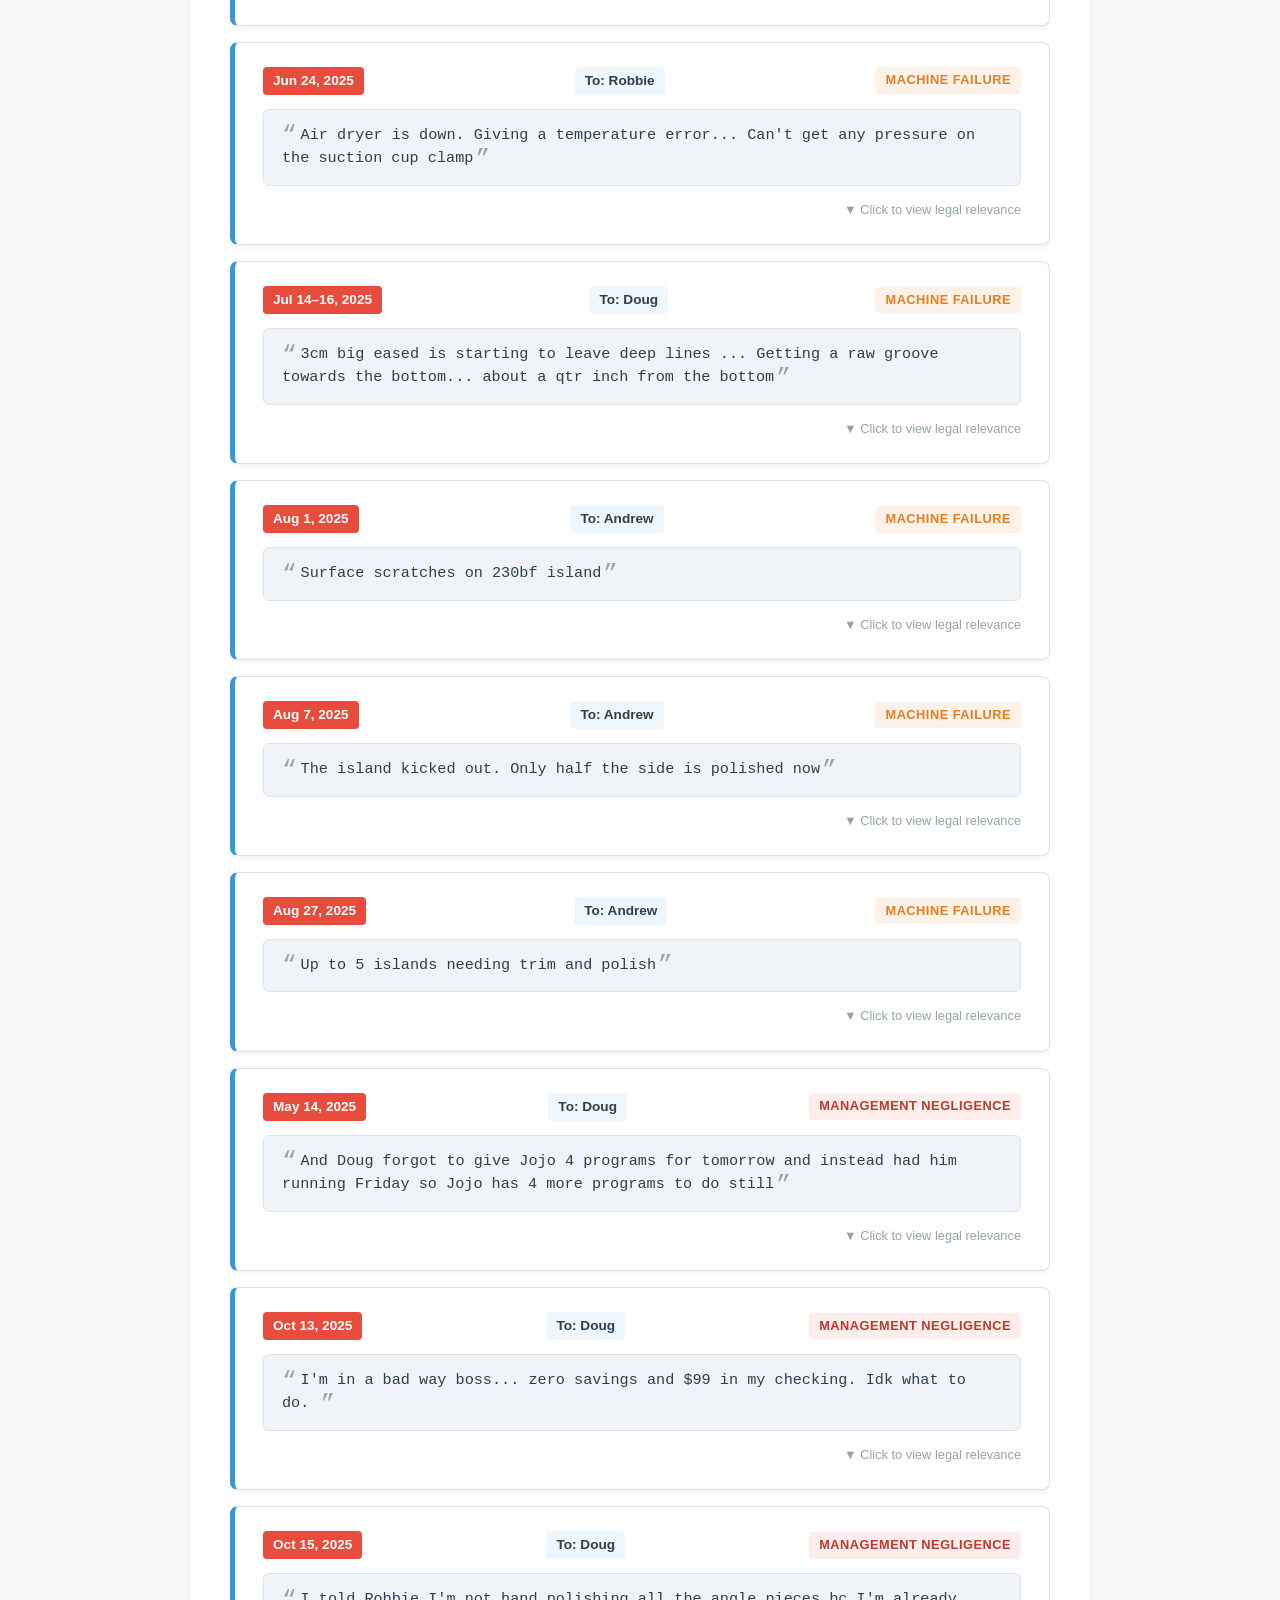
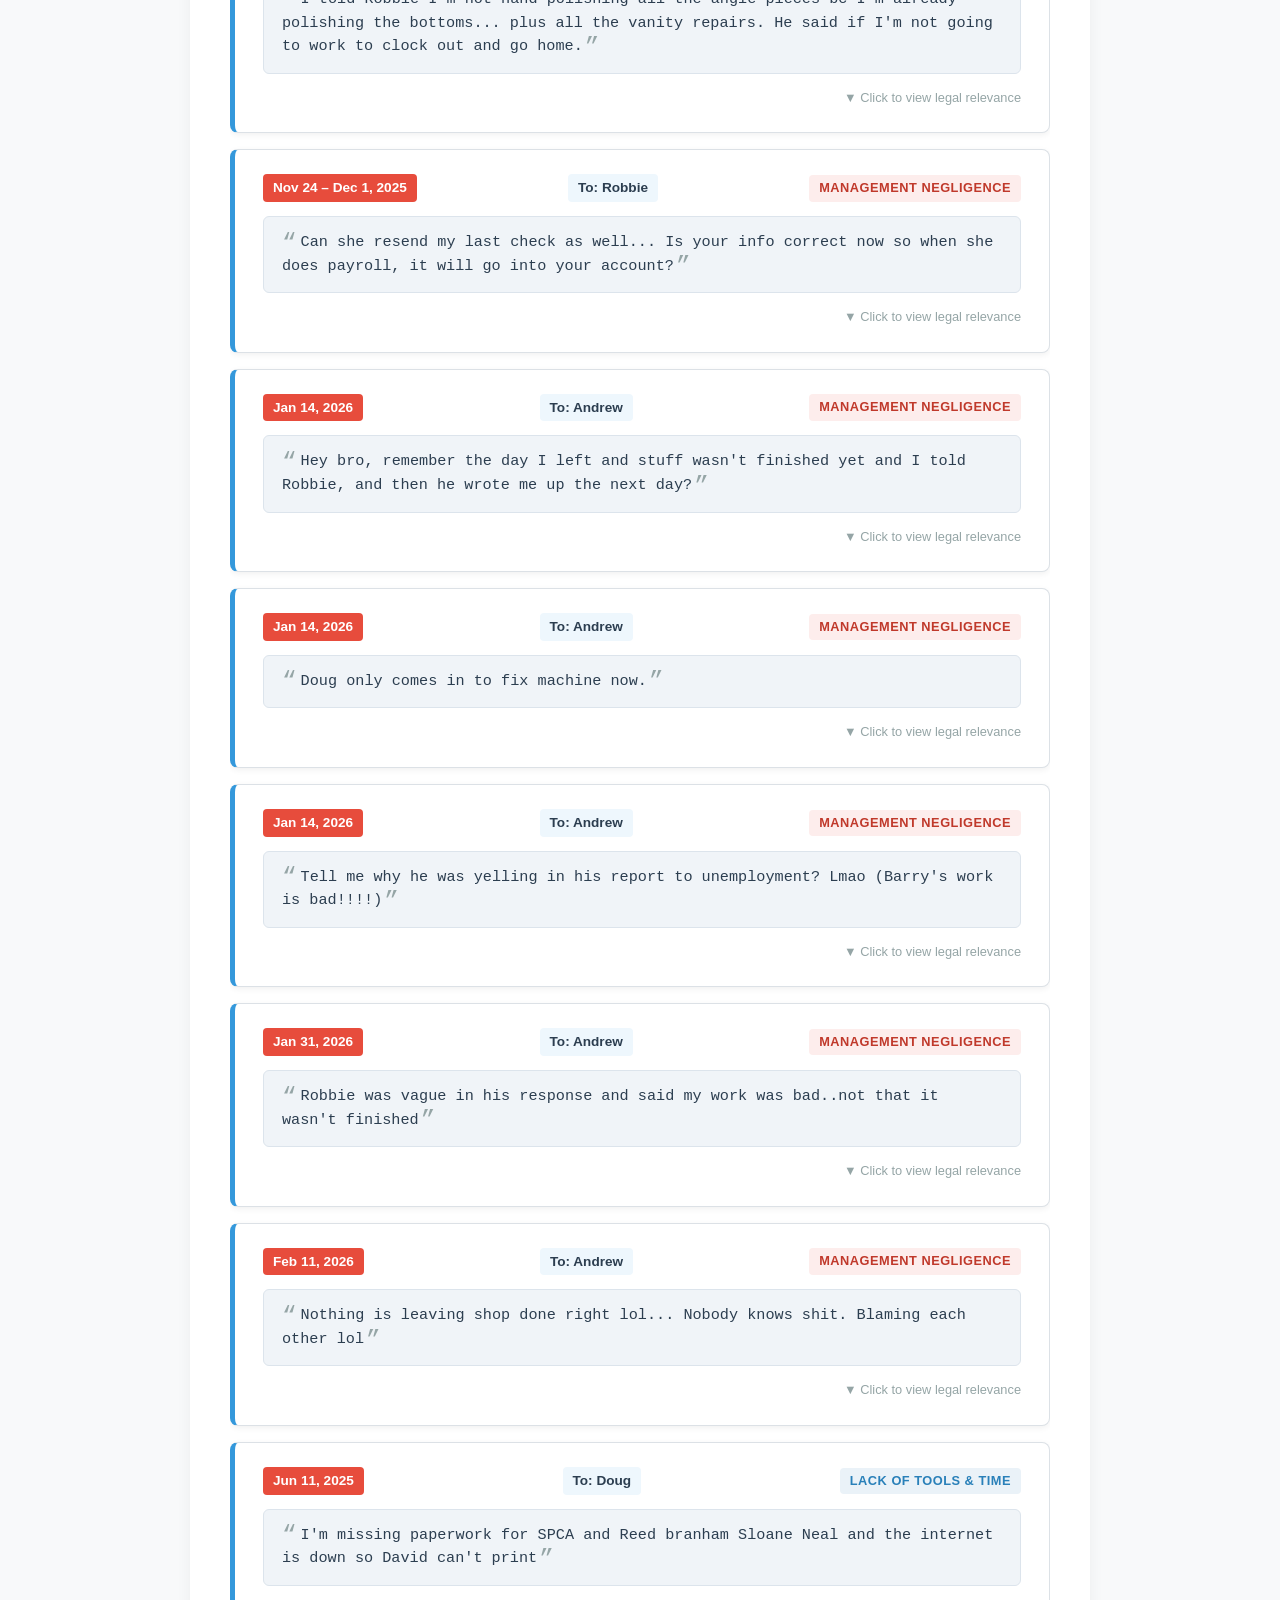
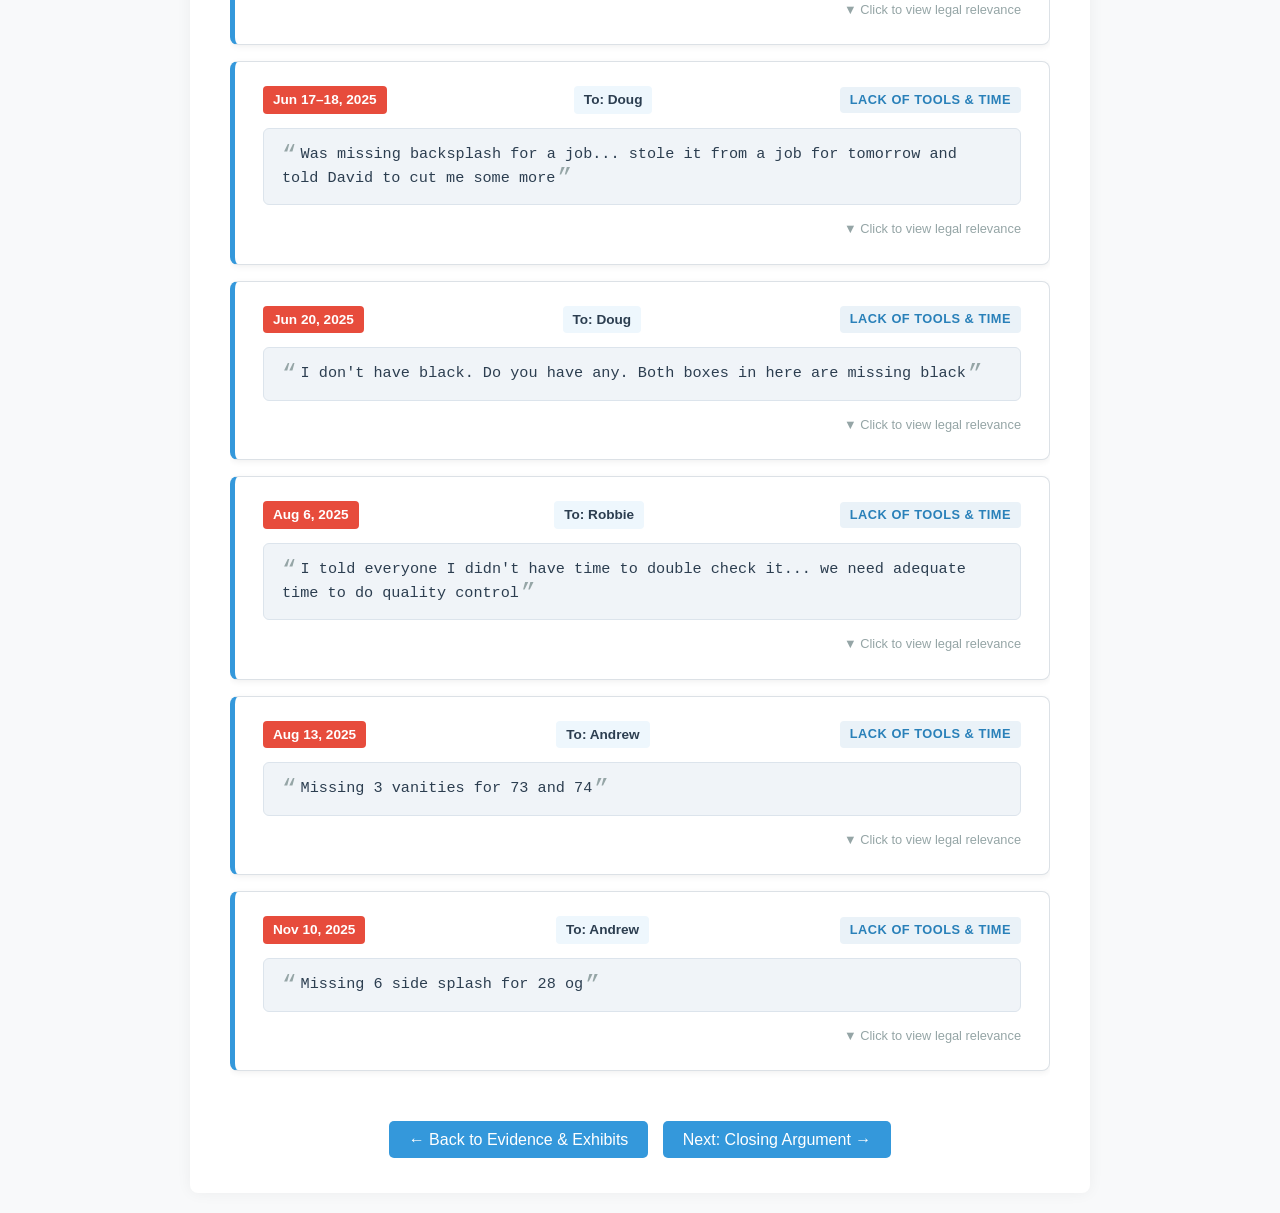
<file: texts.html>
<!DOCTYPE html>
<html lang="en">

<head>
    <meta charset="UTF-8">
    <meta name="viewport" content="width=device-width, initial-scale=1.0">
    <title>Text Message Evidence - Barry Beaubien Defense</title>
    <link rel="stylesheet" href="style.css">
    <style>
        /* ── Page-specific styles ── */
        .evidence-controls {
            display: flex;
            gap: 8px;
            flex-wrap: wrap;
            margin-bottom: 24px;
        }

        .filter-btn {
            padding: 8px 16px;
            border: 2px solid #2c3e50;
            border-radius: 6px;
            background: white;
            color: #2c3e50;
            font-weight: 600;
            font-size: 0.9em;
            cursor: pointer;
            transition: background-color 0.25s, color 0.25s, box-shadow 0.25s;
        }

        .filter-btn:hover {
            background: #ecf0f1;
            box-shadow: 0 2px 8px rgba(44, 62, 80, 0.15);
        }

        .filter-btn.active {
            background: #2c3e50;
            color: white;
        }

        /* ── Counter bar ── */
        .evidence-counter {
            display: flex;
            align-items: center;
            justify-content: space-between;
            padding: 10px 16px;
            background: #2c3e50;
            color: white;
            border-radius: 6px;
            margin-bottom: 20px;
            font-size: 0.95em;
        }

        .evidence-counter .nav-arrows {
            display: flex;
            gap: 8px;
        }

        .evidence-counter .nav-arrows button {
            background: rgba(255, 255, 255, 0.15);
            border: 1px solid rgba(255, 255, 255, 0.3);
            color: white;
            width: 36px;
            height: 36px;
            border-radius: 6px;
            font-size: 1.1em;
            cursor: pointer;
            transition: background 0.2s;
            display: flex;
            align-items: center;
            justify-content: center;
        }

        .evidence-counter .nav-arrows button:hover {
            background: rgba(255, 255, 255, 0.3);
        }

        /* ── Card list ── */
        .card-viewport {
            position: relative;
            overflow: hidden;
        }

        .text-card {
            background: white;
            border: 1px solid #dce1e6;
            border-left: 5px solid #3498db;
            border-radius: 8px;
            padding: 24px 28px;
            margin-bottom: 16px;
            box-shadow: 0 2px 6px rgba(0, 0, 0, 0.06);
            transition: transform 0.2s, box-shadow 0.2s, opacity 0.35s;
            cursor: pointer;
            opacity: 1;
        }

        .text-card.hidden {
            display: none;
        }

        .text-card:hover {
            transform: translateY(-2px);
            box-shadow: 0 6px 18px rgba(0, 0, 0, 0.1);
        }

        .text-card.expanded {
            border-left-color: #e74c3c;
        }

        .card-header {
            display: flex;
            align-items: center;
            justify-content: space-between;
            flex-wrap: wrap;
            gap: 8px;
        }

        .card-date {
            display: inline-block;
            background: #e74c3c;
            color: white;
            padding: 3px 10px;
            border-radius: 4px;
            font-weight: 700;
            font-size: 0.85em;
            white-space: nowrap;
        }

        .card-recipient {
            display: inline-block;
            background: #eef7fd;
            color: #2c3e50;
            padding: 3px 10px;
            border-radius: 4px;
            font-weight: 600;
            font-size: 0.85em;
        }

        .card-category {
            display: inline-block;
            padding: 3px 10px;
            border-radius: 4px;
            font-weight: 600;
            font-size: 0.8em;
            text-transform: uppercase;
            letter-spacing: 0.5px;
        }

        .cat-machine {
            background: #fdf2e9;
            color: #e67e22;
        }

        .cat-management {
            background: #fdedec;
            color: #c0392b;
        }

        .cat-resources {
            background: #eaf2f8;
            color: #2980b9;
        }

        .card-text {
            margin: 14px 0;
            padding: 14px 18px;
            background: #f0f4f8;
            border-radius: 6px;
            font-family: 'Consolas', 'Courier New', monospace;
            font-size: 0.95em;
            line-height: 1.55;
            color: #2c3e50;
            border: 1px solid #dce4ec;
        }

        .card-text::before {
            content: '\201C';
            font-size: 1.6em;
            color: #95a5a6;
            margin-right: 4px;
            line-height: 0;
            vertical-align: -0.15em;
        }

        .card-text::after {
            content: '\201D';
            font-size: 1.6em;
            color: #95a5a6;
            margin-left: 2px;
            line-height: 0;
            vertical-align: -0.15em;
        }

        .card-relevance {
            display: none;
            margin-top: 12px;
            padding: 14px 18px;
            background: #eef7fd;
            border-left: 4px solid #3498db;
            font-style: italic;
            font-size: 0.93em;
            line-height: 1.6;
            color: #34495e;
            border-radius: 0 6px 6px 0;
            animation: slideDown 0.3s ease;
        }

        .text-card.expanded .card-relevance {
            display: block;
        }

        @keyframes slideDown {
            from {
                opacity: 0;
                transform: translateY(-8px);
            }

            to {
                opacity: 1;
                transform: translateY(0);
            }
        }

        .expand-hint {
            font-size: 0.8em;
            color: #95a5a6;
            margin-top: 8px;
            text-align: right;
        }

        .text-card.expanded .expand-hint {
            display: none;
        }

        /* ── Spotlight / Modal view ── */
        .spotlight-overlay {
            display: none;
            position: fixed;
            inset: 0;
            background: rgba(0, 0, 0, 0.65);
            z-index: 1000;
            align-items: center;
            justify-content: center;
            padding: 24px;
        }

        .spotlight-overlay.visible {
            display: flex;
        }

        .spotlight-card {
            background: white;
            max-width: 700px;
            width: 100%;
            border-radius: 10px;
            overflow: hidden;
            box-shadow: 0 20px 60px rgba(0, 0, 0, 0.35);
            animation: spotlightIn 0.3s ease;
        }

        @keyframes spotlightIn {
            from {
                opacity: 0;
                transform: scale(0.92);
            }

            to {
                opacity: 1;
                transform: scale(1);
            }
        }

        .spotlight-header {
            background: #2c3e50;
            color: white;
            padding: 18px 24px;
            display: flex;
            align-items: center;
            justify-content: space-between;
        }

        .spotlight-header h3 {
            margin: 0;
            font-size: 1.1em;
            border: none;
            padding: 0;
            color: white;
        }

        .spotlight-close {
            background: none;
            border: none;
            color: white;
            font-size: 1.5em;
            cursor: pointer;
            padding: 0 4px;
            line-height: 1;
        }

        .spotlight-body {
            padding: 28px;
        }

        .spotlight-body .card-text {
            font-size: 1.05em;
            margin: 0 0 18px 0;
        }

        .spotlight-body .card-relevance {
            display: block;
            margin-top: 0;
        }

        .spotlight-nav {
            display: flex;
            justify-content: space-between;
            padding: 0 24px 20px;
        }

        .spotlight-nav button {
            padding: 8px 20px;
            border: 2px solid #2c3e50;
            border-radius: 6px;
            background: white;
            color: #2c3e50;
            font-weight: 600;
            cursor: pointer;
            transition: background 0.2s, color 0.2s;
        }

        .spotlight-nav button:hover {
            background: #2c3e50;
            color: white;
        }

        /* ── Summary section ── */
        .summary-stats {
            display: grid;
            grid-template-columns: repeat(auto-fit, minmax(180px, 1fr));
            gap: 14px;
            margin-bottom: 28px;
        }

        .stat-box {
            background: white;
            border: 1px solid #dce1e6;
            border-radius: 8px;
            padding: 18px;
            text-align: center;
            box-shadow: 0 2px 6px rgba(0, 0, 0, 0.04);
        }

        .stat-box .stat-number {
            font-size: 2em;
            font-weight: 700;
            color: #2c3e50;
        }

        .stat-box .stat-label {
            font-size: 0.85em;
            color: #7f8c8d;
            margin-top: 4px;
        }

        /* ── Responsive ── */
        @media (max-width: 600px) {
            .card-header {
                flex-direction: column;
                align-items: flex-start;
            }

            .evidence-controls {
                overflow-x: auto;
                flex-wrap: nowrap;
            }

            .filter-btn {
                flex-shrink: 0;
            }

            .spotlight-card {
                margin: 12px;
            }
        }

        /* ── Print-friendly ── */
        @media print {

            .evidence-controls,
            .evidence-counter,
            .expand-hint,
            .spotlight-overlay {
                display: none !important;
            }

            .card-relevance {
                display: block !important;
            }

            .text-card {
                page-break-inside: avoid;
                box-shadow: none;
                border: 1px solid #999;
            }
        }
    </style>
</head>

<body>
    <header>
        <h1>Barry Beaubien vs. Stonequarters, LLC</h1>
        <p>Unemployment Appeal Defense - Master Packet</p>
    </header>

    <nav>
        <a href="index.html">Opening Statement</a>
        <a href="timeline.html">Full Timeline</a>
        <a href="full_defense.html">Evidence & Exhibits</a>
        <a href="texts.html" class="active">Text Messages</a>
        <a href="closing.html">Closing Argument</a>
    </nav>

    <div class="container">
        <h2>Text Message Evidence</h2>
        <p>The following are documented text messages between Barry Beaubien, Shop Manager Andrew Bazil, owner Doug,
            and supervisor Robbie. Each message is categorized by the type of issue it documents. <strong>Click any
                card</strong> to view its legal relevance, or use the <strong>Present</strong> button for a
            full-screen view suitable for hearing presentation.</p>

        <!-- Summary Stats -->
        <div class="summary-stats">
            <div class="stat-box">
                <div class="stat-number" id="totalCount">0</div>
                <div class="stat-label">Total Text Messages</div>
            </div>
            <div class="stat-box">
                <div class="stat-number stat-machine" id="machineCount">0</div>
                <div class="stat-label">Machine Failures</div>
            </div>
            <div class="stat-box">
                <div class="stat-number stat-mgmt" id="mgmtCount">0</div>
                <div class="stat-label">Management Negligence</div>
            </div>
            <div class="stat-box">
                <div class="stat-number stat-resources" id="resourceCount">0</div>
                <div class="stat-label">Lack of Tools/Time</div>
            </div>
        </div>

        <!-- Filters -->
        <div class="evidence-controls">
            <button class="filter-btn active" data-filter="all">All Messages</button>
            <button class="filter-btn" data-filter="machine">Machine Failures</button>
            <button class="filter-btn" data-filter="management">Management Negligence</button>
            <button class="filter-btn" data-filter="resources">Lack of Tools & Time</button>
            <button class="filter-btn" data-filter="andrew">To Andrew</button>
            <button class="filter-btn" data-filter="doug">To Doug</button>
            <button class="filter-btn" data-filter="robbie">To Robbie</button>
        </div>

        <!-- Counter + Navigation -->
        <div class="evidence-counter">
            <span id="displayCount">Showing 0 of 0 messages</span>
            <div class="nav-arrows">
                <button onclick="presentMode()" title="Full-screen presentation mode">&#9654; Present</button>
            </div>
        </div>

        <!-- Card List -->
        <div class="card-viewport" id="cardViewport">

            <!-- ═══════════════════════════════════════ -->
            <!-- CATEGORY: Machine Failures              -->
            <!-- ═══════════════════════════════════════ -->

            <div class="text-card" data-category="machine" data-recipient="doug" data-index="0">
                <div class="card-header">
                    <span class="card-date">Nov 27, 2024</span>
                    <span class="card-recipient">To: Doug</span>
                    <span class="card-category cat-machine">Machine Failure</span>
                </div>
                <div class="card-text">3cm big eased is full of lines and very bad polish</div>
                <div class="card-relevance">
                    <strong>Legal Relevance:</strong> Shows the machinery was consistently producing poor results (lines
                    and bad polish) regardless of operator skill. The equipment—not Barry—was responsible for "bad
                    work."
                </div>
                <div class="expand-hint">&#9660; Click to view legal relevance</div>
            </div>

            <div class="text-card" data-category="machine" data-recipient="doug" data-index="1">
                <div class="card-header">
                    <span class="card-date">Jan 28, 2025</span>
                    <span class="card-recipient">To: Doug</span>
                    <span class="card-category cat-machine">Machine Failure</span>
                </div>
                <div class="card-text">We blew the drain out w the PVC air hose contraption. It's flowing again</div>
                <div class="card-relevance">
                    <strong>Legal Relevance:</strong> Demonstrates that Barry had to use makeshift "contraptions" to fix
                    basic machine drainage issues just to keep production moving. Barry was problem-solving, not
                    performing "bad work."
                </div>
                <div class="expand-hint">&#9660; Click to view legal relevance</div>
            </div>

            <div class="text-card" data-category="machine" data-recipient="doug" data-index="2">
                <div class="card-header">
                    <span class="card-date">Jun 12, 2025</span>
                    <span class="card-recipient">To: Doug</span>
                    <span class="card-category cat-machine">Machine Failure</span>
                </div>
                <div class="card-text">Kitchen pieces are coming off missing edges still... and 2cm square vanities have
                    a big lip on the top of the profile.</div>
                <div class="card-relevance">
                    <strong>Legal Relevance:</strong> Direct evidence that the CNC/Routers were malfunctioning and
                    creating "bad work" that Barry was then forced to repair by hand. The source of the defects was
                    upstream, not at Barry's station.
                </div>
                <div class="expand-hint">&#9660; Click to view legal relevance</div>
            </div>

            <div class="text-card" data-category="machine" data-recipient="doug" data-index="3">
                <div class="card-header">
                    <span class="card-date">Jun 20, 2025</span>
                    <span class="card-recipient">To: Doug</span>
                    <span class="card-category cat-machine">Machine Failure</span>
                </div>
                <div class="card-text">The bottoms aren't very smooth and the corners are either wrong or not done at
                    all</div>
                <div class="card-relevance">
                    <strong>Legal Relevance:</strong> Documents systemic machine failure where the equipment was not
                    completing basic tasks (corners and smoothing), leading to "unfinished" appearances that Barry was
                    blamed for.
                </div>
                <div class="expand-hint">&#9660; Click to view legal relevance</div>
            </div>

            <div class="text-card" data-category="machine" data-recipient="robbie" data-index="4">
                <div class="card-header">
                    <span class="card-date">Jun 24, 2025</span>
                    <span class="card-recipient">To: Robbie</span>
                    <span class="card-category cat-machine">Machine Failure</span>
                </div>
                <div class="card-text">Air dryer is down. Giving a temperature error... Can't get any pressure on the
                    suction cup clamp</div>
                <div class="card-relevance">
                    <strong>Legal Relevance:</strong> Critical equipment failure (air dryer and clamps) physically
                    prevented Barry from finishing work on time. This is "inability" due to equipment, not misconduct.
                </div>
                <div class="expand-hint">&#9660; Click to view legal relevance</div>
            </div>

            <div class="text-card" data-category="machine" data-recipient="doug" data-index="5">
                <div class="card-header">
                    <span class="card-date">Jul 14–16, 2025</span>
                    <span class="card-recipient">To: Doug</span>
                    <span class="card-category cat-machine">Machine Failure</span>
                </div>
                <div class="card-text">3cm big eased is starting to leave deep lines ... Getting a raw groove towards
                    the bottom... about a qtr inch from the bottom</div>
                <div class="card-relevance">
                    <strong>Legal Relevance:</strong> Barry identified and reported specific mechanical wear (grooving
                    and deep lines) that was ruining the product. He was proactively communicating issues, not ignoring
                    them.
                </div>
                <div class="expand-hint">&#9660; Click to view legal relevance</div>
            </div>

            <div class="text-card" data-category="machine" data-recipient="andrew" data-index="6">
                <div class="card-header">
                    <span class="card-date">Aug 1, 2025</span>
                    <span class="card-recipient">To: Andrew</span>
                    <span class="card-category cat-machine">Machine Failure</span>
                </div>
                <div class="card-text">Surface scratches on 230bf island</div>
                <div class="card-relevance">
                    <strong>Legal Relevance:</strong> Documents that items were emerging from the process with surface
                    damage, which corroborates Barry's claim that the machinery was responsible for the "bad work" cited
                    by the employer.
                </div>
                <div class="expand-hint">&#9660; Click to view legal relevance</div>
            </div>

            <div class="text-card" data-category="machine" data-recipient="andrew" data-index="7">
                <div class="card-header">
                    <span class="card-date">Aug 7, 2025</span>
                    <span class="card-recipient">To: Andrew</span>
                    <span class="card-category cat-machine">Machine Failure</span>
                </div>
                <div class="card-text">The island kicked out. Only half the side is polished now</div>
                <div class="card-relevance">
                    <strong>Legal Relevance:</strong> Evidence of a sudden mechanical malfunction ("kicked out") that
                    caused an error in a major piece. This provides direct proof that a "quality" issue was caused by
                    machine failure, not Barry's lack of effort.
                </div>
                <div class="expand-hint">&#9660; Click to view legal relevance</div>
            </div>

            <div class="text-card" data-category="machine" data-recipient="andrew" data-index="8">
                <div class="card-header">
                    <span class="card-date">Aug 27, 2025</span>
                    <span class="card-recipient">To: Andrew</span>
                    <span class="card-category cat-machine">Machine Failure</span>
                </div>
                <div class="card-text">Up to 5 islands needing trim and polish</div>
                <div class="card-relevance">
                    <strong>Legal Relevance:</strong> Shows that the machinery was failing to produce finished results,
                    creating a backlog of "unfinished" work that was used as grounds for claiming Barry was
                    unproductive.
                </div>
                <div class="expand-hint">&#9660; Click to view legal relevance</div>
            </div>

            <!-- ═══════════════════════════════════════ -->
            <!-- CATEGORY: Management Negligence          -->
            <!-- ═══════════════════════════════════════ -->

            <div class="text-card" data-category="management" data-recipient="doug" data-index="9">
                <div class="card-header">
                    <span class="card-date">May 14, 2025</span>
                    <span class="card-recipient">To: Doug</span>
                    <span class="card-category cat-management">Management Negligence</span>
                </div>
                <div class="card-text">And Doug forgot to give Jojo 4 programs for tomorrow and instead had him running
                    Friday so Jojo has 4 more programs to do still</div>
                <div class="card-relevance">
                    <strong>Legal Relevance:</strong> Establishes a long-term pattern where Doug's own negligence
                    (forgetting programs) directly caused delays and late work for the staff—not Barry's performance.
                </div>
                <div class="expand-hint">&#9660; Click to view legal relevance</div>
            </div>

            <div class="text-card" data-category="management" data-recipient="doug" data-index="10">
                <div class="card-header">
                    <span class="card-date">Oct 13, 2025</span>
                    <span class="card-recipient">To: Doug</span>
                    <span class="card-category cat-management">Management Negligence</span>
                </div>
                <div class="card-text">I'm in a bad way boss... zero savings and $99 in my checking. Idk what to do.
                </div>
                <div class="card-relevance">
                    <strong>Legal Relevance:</strong> Barry explicitly informed the owner of a severe personal/financial
                    crisis that was affecting his ability to get to work (broken car), yet no meaningful accommodation
                    was offered. This shows a lack of support from management.
                </div>
                <div class="expand-hint">&#9660; Click to view legal relevance</div>
            </div>

            <div class="text-card" data-category="management" data-recipient="doug" data-index="11">
                <div class="card-header">
                    <span class="card-date">Oct 15, 2025</span>
                    <span class="card-recipient">To: Doug</span>
                    <span class="card-category cat-management">Management Negligence</span>
                </div>
                <div class="card-text">I told Robbie I'm not hand polishing all the angle pieces bc I'm already
                    polishing the bottoms... plus all the vanity repairs. He said if I'm not going to work to clock out
                    and go home.</div>
                <div class="card-relevance">
                    <strong>Legal Relevance:</strong> Shows Robbie ignored reasonable concerns about an impossible
                    workload and responded with a threat of termination ("go home") rather than professional support.
                    This is management creating a hostile environment, not employee misconduct.
                </div>
                <div class="expand-hint">&#9660; Click to view legal relevance</div>
            </div>

            <div class="text-card" data-category="management" data-recipient="robbie" data-index="12">
                <div class="card-header">
                    <span class="card-date">Nov 24 – Dec 1, 2025</span>
                    <span class="card-recipient">To: Robbie</span>
                    <span class="card-category cat-management">Management Negligence</span>
                </div>
                <div class="card-text">Can she resend my last check as well... Is your info correct now so when she does
                    payroll, it will go into your account?</div>
                <div class="card-relevance">
                    <strong>Legal Relevance:</strong> Management negligence regarding administrative duties; they
                    repeatedly failed to fix Barry's name on paychecks, causing him to lose access to his funds during a
                    financial crisis.
                </div>
                <div class="expand-hint">&#9660; Click to view legal relevance</div>
            </div>

            <div class="text-card" data-category="management" data-recipient="andrew" data-index="13">
                <div class="card-header">
                    <span class="card-date">Jan 14, 2026</span>
                    <span class="card-recipient">To: Andrew</span>
                    <span class="card-category cat-management">Management Negligence</span>
                </div>
                <div class="card-text">Hey bro, remember the day I left and stuff wasn't finished yet and I told Robbie,
                    and then he wrote me up the next day?</div>
                <div class="card-relevance">
                    <strong>Legal Relevance:</strong> Vital evidence for the appeal. Proves Barry acted in good faith by
                    notifying Robbie that work was unfinished due to circumstances, yet Robbie penalized him regardless.
                    This is retaliatory.
                </div>
                <div class="expand-hint">&#9660; Click to view legal relevance</div>
            </div>

            <div class="text-card" data-category="management" data-recipient="andrew" data-index="14">
                <div class="card-header">
                    <span class="card-date">Jan 14, 2026</span>
                    <span class="card-recipient">To: Andrew</span>
                    <span class="card-category cat-management">Management Negligence</span>
                </div>
                <div class="card-text">Doug only comes in to fix machine now.</div>
                <div class="card-relevance">
                    <strong>Legal Relevance:</strong> Confirms a lack of daily operational leadership and support from
                    management, leaving Barry without the necessary guidance and oversight ("tools") to succeed.
                </div>
                <div class="expand-hint">&#9660; Click to view legal relevance</div>
            </div>

            <div class="text-card" data-category="management" data-recipient="andrew" data-index="15">
                <div class="card-header">
                    <span class="card-date">Jan 14, 2026</span>
                    <span class="card-recipient">To: Andrew</span>
                    <span class="card-category cat-management">Management Negligence</span>
                </div>
                <div class="card-text">Tell me why he was yelling in his report to unemployment? Lmao (Barry's work is
                    bad!!!!)</div>
                <div class="card-relevance">
                    <strong>Legal Relevance:</strong> Demonstrates Robbie's unprofessional and personal bias in the
                    unemployment report, using hyperbolic language ("yelling") instead of objective performance data.
                    This undermines the employer's credibility.
                </div>
                <div class="expand-hint">&#9660; Click to view legal relevance</div>
            </div>

            <div class="text-card" data-category="management" data-recipient="andrew" data-index="16">
                <div class="card-header">
                    <span class="card-date">Jan 31, 2026</span>
                    <span class="card-recipient">To: Andrew</span>
                    <span class="card-category cat-management">Management Negligence</span>
                </div>
                <div class="card-text">Robbie was vague in his response and said my work was bad..not that it wasn't
                    finished</div>
                <div class="card-relevance">
                    <strong>Legal Relevance:</strong> Proves management intentionally mischaracterized "unfinished work"
                    (caused by machine/time issues) as "bad work" to the unemployment office. This is a deliberate
                    misrepresentation to justify the termination.
                </div>
                <div class="expand-hint">&#9660; Click to view legal relevance</div>
            </div>

            <div class="text-card" data-category="management" data-recipient="andrew" data-index="17">
                <div class="card-header">
                    <span class="card-date">Feb 11, 2026</span>
                    <span class="card-recipient">To: Andrew</span>
                    <span class="card-category cat-management">Management Negligence</span>
                </div>
                <div class="card-text">Nothing is leaving shop done right lol... Nobody knows shit. Blaming each other
                    lol</div>
                <div class="card-relevance">
                    <strong>Legal Relevance:</strong> Corroboration from a current employee (Andrew) that the "bad work"
                    continued after Barry left, proving the issues were shop-wide and systemic—not specific to Barry's
                    performance.
                </div>
                <div class="expand-hint">&#9660; Click to view legal relevance</div>
            </div>

            <!-- ═══════════════════════════════════════ -->
            <!-- CATEGORY: Lack of Tools / Time           -->
            <!-- ═══════════════════════════════════════ -->

            <div class="text-card" data-category="resources" data-recipient="doug" data-index="18">
                <div class="card-header">
                    <span class="card-date">Jun 11, 2025</span>
                    <span class="card-recipient">To: Doug</span>
                    <span class="card-category cat-resources">Lack of Tools & Time</span>
                </div>
                <div class="card-text">I'm missing paperwork for SPCA and Reed branham Sloane Neal and the internet is
                    down so David can't print</div>
                <div class="card-relevance">
                    <strong>Legal Relevance:</strong> Administrative failure (internet down, no paperwork) prevented
                    Barry from being able to complete specific assigned jobs. This is inability due to employer systems,
                    not misconduct.
                </div>
                <div class="expand-hint">&#9660; Click to view legal relevance</div>
            </div>

            <div class="text-card" data-category="resources" data-recipient="doug" data-index="19">
                <div class="card-header">
                    <span class="card-date">Jun 17–18, 2025</span>
                    <span class="card-recipient">To: Doug</span>
                    <span class="card-category cat-resources">Lack of Tools & Time</span>
                </div>
                <div class="card-text">Was missing backsplash for a job... stole it from a job for tomorrow and told
                    David to cut me some more</div>
                <div class="card-relevance">
                    <strong>Legal Relevance:</strong> Illustrates a lack of basic materials, forcing Barry to "steal"
                    parts from other jobs just to finish the current one. He was resourcefully problem-solving despite
                    systemic supply failures.
                </div>
                <div class="expand-hint">&#9660; Click to view legal relevance</div>
            </div>

            <div class="text-card" data-category="resources" data-recipient="doug" data-index="20">
                <div class="card-header">
                    <span class="card-date">Jun 20, 2025</span>
                    <span class="card-recipient">To: Doug</span>
                    <span class="card-category cat-resources">Lack of Tools & Time</span>
                </div>
                <div class="card-text">I don't have black. Do you have any. Both boxes in here are missing black</div>
                <div class="card-relevance">
                    <strong>Legal Relevance:</strong> Documents that Barry was not provided with necessary supplies
                    (black tint) to perform professional repairs. You can't complete quality work without the materials
                    to do so.
                </div>
                <div class="expand-hint">&#9660; Click to view legal relevance</div>
            </div>

            <div class="text-card" data-category="resources" data-recipient="robbie" data-index="21">
                <div class="card-header">
                    <span class="card-date">Aug 6, 2025</span>
                    <span class="card-recipient">To: Robbie</span>
                    <span class="card-category cat-resources">Lack of Tools & Time</span>
                </div>
                <div class="card-text">I told everyone I didn't have time to double check it... we need adequate time to
                    do quality control</div>
                <div class="card-relevance">
                    <strong>Legal Relevance:</strong> Barry specifically warned management that the lack of time and
                    last-minute schedule changes would result in errors, yet they proceeded anyway. He acted in good
                    faith; management accepted the risk.
                </div>
                <div class="expand-hint">&#9660; Click to view legal relevance</div>
            </div>

            <div class="text-card" data-category="resources" data-recipient="andrew" data-index="22">
                <div class="card-header">
                    <span class="card-date">Aug 13, 2025</span>
                    <span class="card-recipient">To: Andrew</span>
                    <span class="card-category cat-resources">Lack of Tools & Time</span>
                </div>
                <div class="card-text">Missing 3 vanities for 73 and 74</div>
                <div class="card-relevance">
                    <strong>Legal Relevance:</strong> Another documented example of missing materials preventing the
                    completion of tasks, refuting the claim that delays were Barry's fault.
                </div>
                <div class="expand-hint">&#9660; Click to view legal relevance</div>
            </div>

            <div class="text-card" data-category="resources" data-recipient="andrew" data-index="23">
                <div class="card-header">
                    <span class="card-date">Nov 10, 2025</span>
                    <span class="card-recipient">To: Andrew</span>
                    <span class="card-category cat-resources">Lack of Tools & Time</span>
                </div>
                <div class="card-text">Missing 6 side splash for 28 og</div>
                <div class="card-relevance">
                    <strong>Legal Relevance:</strong> A clear instance where Barry was not provided the physical
                    materials required to complete a job, making it impossible to finish on time.
                </div>
                <div class="expand-hint">&#9660; Click to view legal relevance</div>
            </div>

        </div>
        <!-- end card-viewport -->

        <div style="text-align: center; margin-top: 40px;">
            <a href="full_defense.html"
                style="background: #3498db; color: white; padding: 10px 20px; text-decoration: none; border-radius: 5px;">&#8592;
                Back to Evidence & Exhibits</a>
            <a href="closing.html"
                style="background: #3498db; color: white; padding: 10px 20px; text-decoration: none; border-radius: 5px; margin-left: 10px;">Next:
                Closing Argument &rarr;</a>
        </div>
    </div>

    <!-- ── Spotlight overlay ── -->
    <div class="spotlight-overlay" id="spotlightOverlay">
        <div class="spotlight-card">
            <div class="spotlight-header">
                <h3 id="spotlightTitle">Text Evidence</h3>
                <button class="spotlight-close" onclick="closeSpotlight()">&times;</button>
            </div>
            <div class="spotlight-body">
                <div class="card-text" id="spotlightText"></div>
                <div class="card-relevance" id="spotlightRelevance" style="display:block;"></div>
            </div>
            <div class="spotlight-nav">
                <button onclick="spotlightPrev()">&#8592; Previous</button>
                <span id="spotlightCounter" style="align-self: center; font-weight: 600; color: #7f8c8d;"></span>
                <button onclick="spotlightNext()">Next &#8594;</button>
            </div>
        </div>
    </div>

    <script>
        // ── Data refs ──
        const cards = Array.from(document.querySelectorAll('.text-card'));
        const filterBtns = document.querySelectorAll('.filter-btn');
        const displayCount = document.getElementById('displayCount');
        let visibleCards = [...cards];
        let spotlightIndex = 0;

        // ── Stats ──
        document.getElementById('totalCount').textContent = cards.length;
        document.getElementById('machineCount').textContent =
            cards.filter(c => c.dataset.category === 'machine').length;
        document.getElementById('mgmtCount').textContent =
            cards.filter(c => c.dataset.category === 'management').length;
        document.getElementById('resourceCount').textContent =
            cards.filter(c => c.dataset.category === 'resources').length;

        // ── Filtering ──
        filterBtns.forEach(btn => {
            btn.addEventListener('click', () => {
                filterBtns.forEach(b => b.classList.remove('active'));
                btn.classList.add('active');
                const filter = btn.dataset.filter;

                cards.forEach(card => {
                    const matchCategory = filter === 'all' || card.dataset.category === filter;
                    const matchRecipient = filter === 'all' || card.dataset.recipient === filter;
                    const show = filter === 'all' || matchCategory || matchRecipient;
                    card.classList.toggle('hidden', !show);
                });

                visibleCards = cards.filter(c => !c.classList.contains('hidden'));
                displayCount.textContent = `Showing ${visibleCards.length} of ${cards.length} messages`;
            });
        });

        // Init count
        displayCount.textContent = `Showing ${cards.length} of ${cards.length} messages`;

        // ── Expand / collapse ──
        cards.forEach(card => {
            card.addEventListener('click', (e) => {
                if (e.target.closest('.spotlight-overlay')) return;
                card.classList.toggle('expanded');
            });
        });

        // ── Spotlight (presentation mode) ──
        function presentMode() {
            visibleCards = cards.filter(c => !c.classList.contains('hidden'));
            if (visibleCards.length === 0) return;
            spotlightIndex = 0;
            renderSpotlight();
            document.getElementById('spotlightOverlay').classList.add('visible');
        }

        function closeSpotlight() {
            document.getElementById('spotlightOverlay').classList.remove('visible');
        }

        function renderSpotlight() {
            const card = visibleCards[spotlightIndex];
            const date = card.querySelector('.card-date').textContent;
            const recipient = card.querySelector('.card-recipient').textContent;
            const category = card.querySelector('.card-category').textContent;
            const text = card.querySelector('.card-text').textContent;
            const relevance = card.querySelector('.card-relevance').innerHTML;

            document.getElementById('spotlightTitle').textContent =
                `${date}  •  ${recipient}  •  ${category}`;
            document.getElementById('spotlightText').textContent = text;
            document.getElementById('spotlightRelevance').innerHTML = relevance;
            document.getElementById('spotlightCounter').textContent =
                `${spotlightIndex + 1} / ${visibleCards.length}`;
        }

        function spotlightNext() {
            spotlightIndex = (spotlightIndex + 1) % visibleCards.length;
            renderSpotlight();
        }

        function spotlightPrev() {
            spotlightIndex = (spotlightIndex - 1 + visibleCards.length) % visibleCards.length;
            renderSpotlight();
        }

        // ── Keyboard navigation in spotlight ──
        document.addEventListener('keydown', (e) => {
            const overlay = document.getElementById('spotlightOverlay');
            if (!overlay.classList.contains('visible')) return;
            if (e.key === 'ArrowRight' || e.key === ' ') { e.preventDefault(); spotlightNext(); }
            if (e.key === 'ArrowLeft') { e.preventDefault(); spotlightPrev(); }
            if (e.key === 'Escape') closeSpotlight();
        });

        // Close spotlight on overlay click
        document.getElementById('spotlightOverlay').addEventListener('click', (e) => {
            if (e.target === e.currentTarget) closeSpotlight();
        });
    </script>
</body>

</html>
</file>
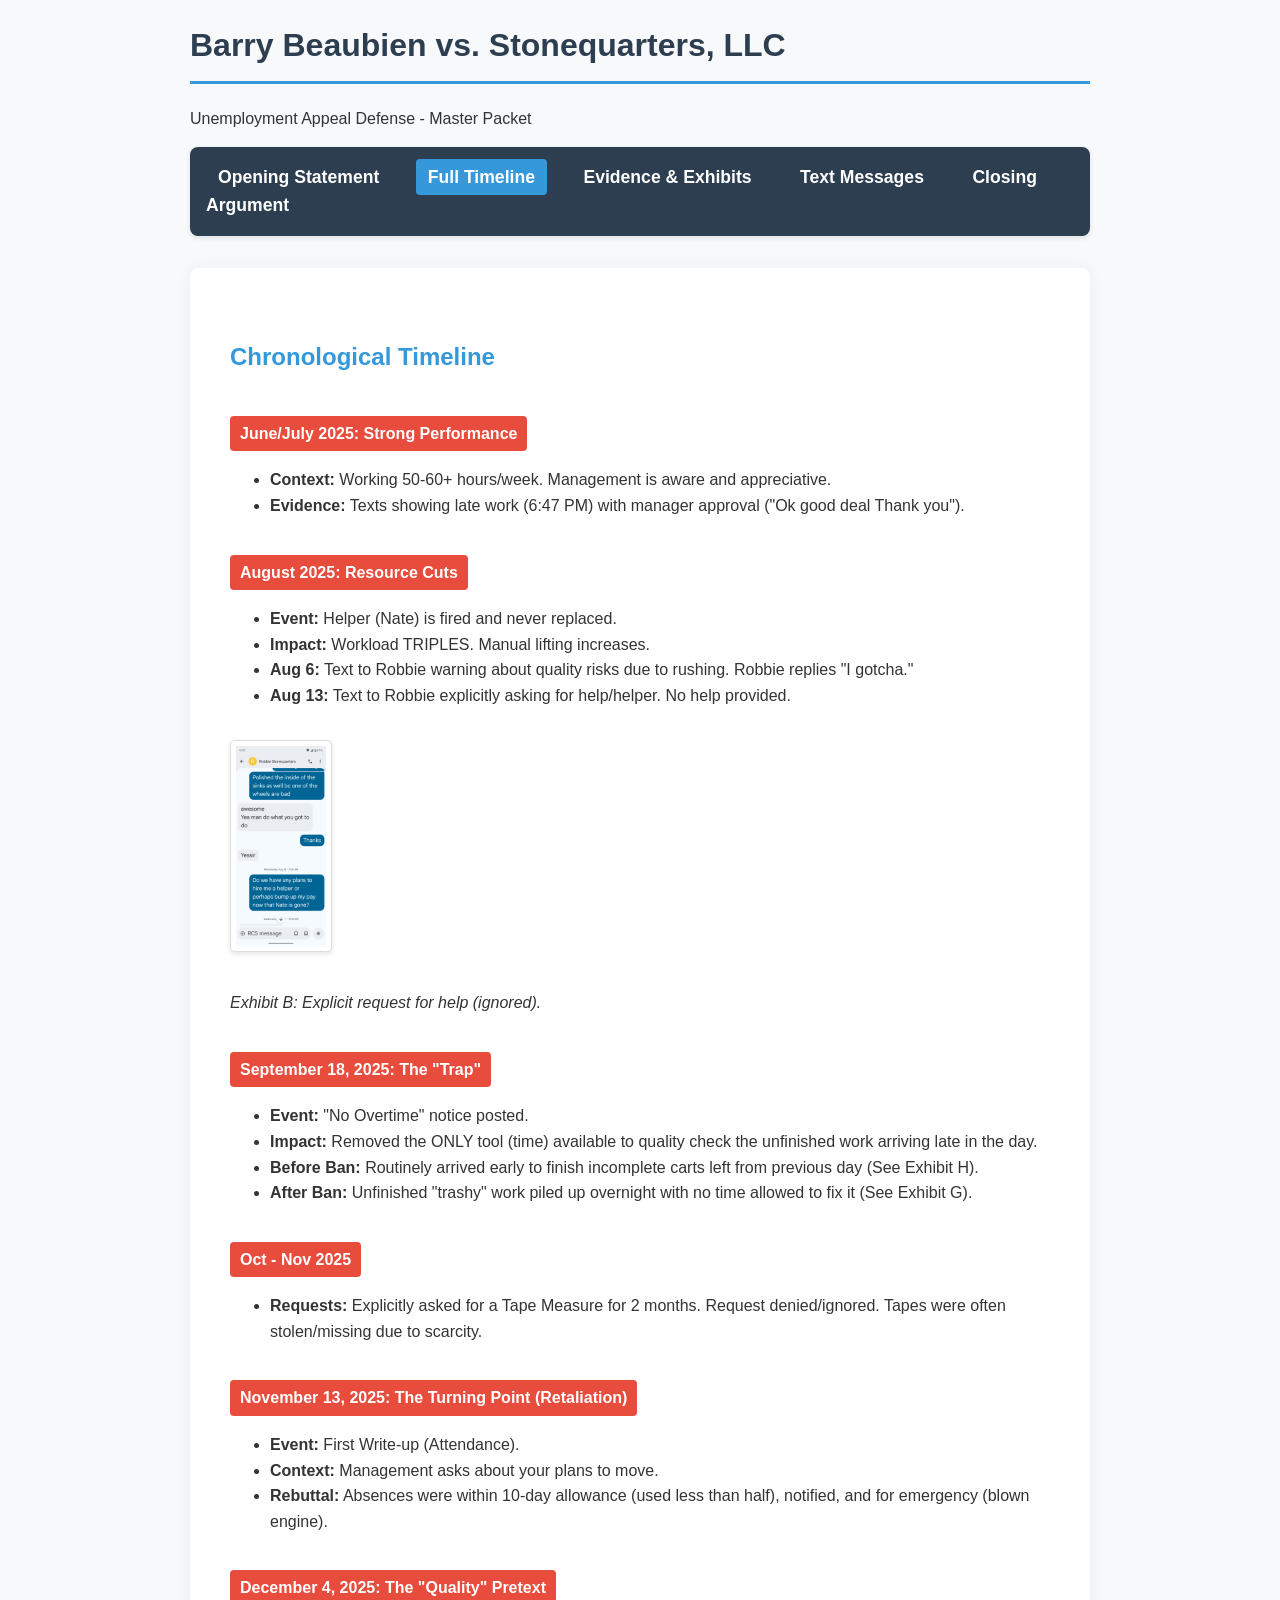
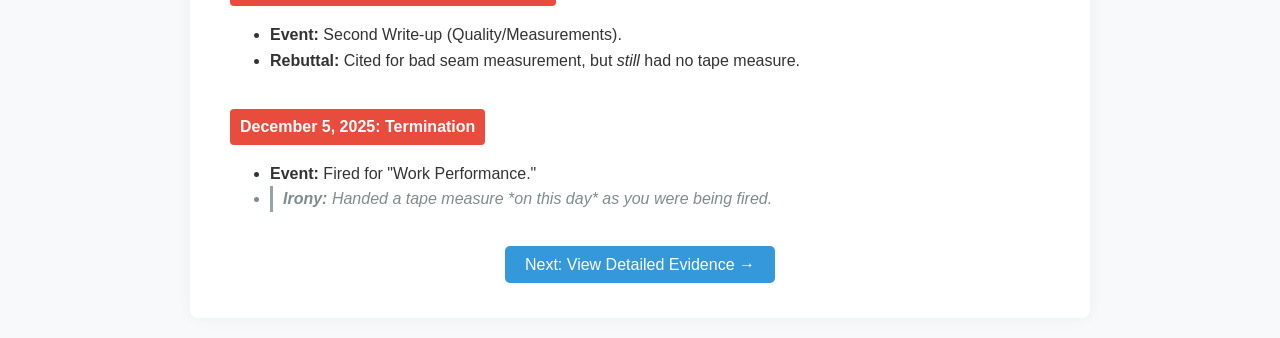
<file: timeline.html>
<!DOCTYPE html>
<html lang="en">

<head>
    <meta charset="UTF-8">
    <meta name="viewport" content="width=device-width, initial-scale=1.0">
    <title>Timeline - Barry Beaubien Defense</title>
    <link rel="stylesheet" href="style.css">
</head>

<body>
    <header>
        <h1>Barry Beaubien vs. Stonequarters, LLC</h1>
        <p>Unemployment Appeal Defense - Master Packet</p>
    </header>

    <nav>
        <a href="index.html">Opening Statement</a>
        <a href="timeline.html" class="active">Full Timeline</a>
        <a href="full_defense.html">Evidence & Exhibits</a>
        <a href="texts.html">Text Messages</a>
        <a href="closing.html">Closing Argument</a>
    </nav>

    <div class="container">
        <h2>Chronological Timeline</h2>

        <div class="timeline-event">
            <span class="date-header">June/July 2025: Strong Performance</span>
            <ul>
                <li><strong>Context:</strong> Working 50-60+ hours/week. Management is aware and appreciative.</li>
                <li><strong>Evidence:</strong> Texts showing late work (6:47 PM) with manager approval ("Ok good deal
                    Thank you").</li>
            </ul>
        </div>

        <div class="timeline-event">
            <span class="date-header">August 2025: Resource Cuts</span>
            <ul>
                <li><strong>Event:</strong> Helper (Nate) is fired and never replaced.</li>
                <li><strong>Impact:</strong> Workload TRIPLES. Manual lifting increases.</li>
                <li><strong>Aug 6:</strong> Text to Robbie warning about quality risks due to rushing. Robbie replies "I
                    gotcha."</li>
                <li><strong>Aug 13:</strong> Text to Robbie explicitly asking for help/helper. No help provided.</li>
            </ul>
            <div class="exhibit-preview">
                <img src="askingforhelp-aftertheyfiredmyhelp.png" alt="Exhibit B: Helper Request" class="exhibit-image"
                    style="max-height: 200px;">
                <p><em>Exhibit B: Explicit request for help (ignored).</em></p>
            </div>
        </div>

        <div class="timeline-event">
            <span class="date-header">September 18, 2025: The "Trap"</span>
            <ul>
                <li><strong>Event:</strong> "No Overtime" notice posted.</li>
                <li><strong>Impact:</strong> Removed the ONLY tool (time) available to quality check the unfinished work
                    arriving late in the day.</li>
                <li><strong>Before Ban:</strong> Routinely arrived early to finish incomplete carts left from previous
                    day (See Exhibit H).</li>
                <li><strong>After Ban:</strong> Unfinished "trashy" work piled up overnight with no time allowed to fix
                    it (See Exhibit G).</li>
            </ul>
        </div>

        <div class="timeline-event">
            <span class="date-header">Oct - Nov 2025</span>
            <ul>
                <li><strong>Requests:</strong> Explicitly asked for a Tape Measure for 2 months. Request denied/ignored.
                    Tapes were often stolen/missing due to scarcity.</li>
            </ul>
        </div>

        <div class="timeline-event">
            <span class="date-header">November 13, 2025: The Turning Point (Retaliation)</span>
            <ul>
                <li><strong>Event:</strong> First Write-up (Attendance).</li>
                <li><strong>Context:</strong> Management asks about your plans to move.</li>
                <li><strong>Rebuttal:</strong> Absences were within 10-day allowance (used less than half), notified,
                    and for emergency (blown engine).</li>
            </ul>
        </div>

        <div class="timeline-event">
            <span class="date-header">December 4, 2025: The "Quality" Pretext</span>
            <ul>
                <li><strong>Event:</strong> Second Write-up (Quality/Measurements).</li>
                <li><strong>Rebuttal:</strong> Cited for bad seam measurement, but <em>still</em> had no tape measure.
                </li>
            </ul>
        </div>

        <div class="timeline-event">
            <span class="date-header">December 5, 2025: Termination</span>
            <ul>
                <li><strong>Event:</strong> Fired for "Work Performance."</li>
                <li class="irony"><strong>Irony:</strong> Handed a tape measure *on this day* as you were being fired.
                </li>
            </ul>
        </div>

        <div style="text-align: center; margin-top: 40px;">
            <a href="full_defense.html"
                style="background: #3498db; color: white; padding: 10px 20px; text-decoration: none; border-radius: 5px;">Next:
                View Detailed Evidence &rarr;</a>
        </div>
    </div>
</body>

</html>
</file>
<file: style.css>
body {
    font-family: 'Segoe UI', Tahoma, Geneva, Verdana, sans-serif;
    line-height: 1.6;
    color: #333;
    max-width: 900px;
    margin: 0 auto;
    padding: 20px;
    background-color: #f8f9fa;
}

nav {
    background-color: #2c3e50;
    padding: 1rem;
    border-radius: 8px;
    margin-bottom: 2rem;
    box-shadow: 0 2px 5px rgba(0,0,0,0.1);
}

nav a {
    color: white;
    text-decoration: none;
    margin-right: 20px;
    font-weight: bold;
    font-size: 1.1em;
    padding: 8px 12px;
    border-radius: 4px;
    transition: background-color 0.3s;
}

nav a:hover {
    background-color: #34495e;
}

nav a.active {
    background-color: #3498db;
}

.container {
    background: white;
    padding: 40px;
    border-radius: 8px;
    box-shadow: 0 0 15px rgba(0,0,0,0.05);
}

h1 {
    color: #2c3e50;
    border-bottom: 3px solid #3498db;
    padding-bottom: 10px;
    margin-top: 0;
}

h2 {
    color: #3498db;
    margin-top: 30px;
}

.exhibit-image {
    max-width: 100%;
    border: 1px solid #ddd;
    border-radius: 4px;
    padding: 5px;
    margin: 15px 0;
    box-shadow: 0 2px 5px rgba(0,0,0,0.1);
}

.date-header {
    background: #e74c3c;
    color: white;
    padding: 5px 10px;
    border-radius: 4px;
    font-weight: bold;
    display: inline-block;
    margin-top: 20px;
}

.relevance {
    background: #eef7fd;
    border-left: 5px solid #3498db;
    padding: 15px;
    margin: 10px 0 30px 0;
    font-style: italic;
}

.irony {
    color: #7f8c8d;
    font-style: italic;
    border-left: 3px solid #95a5a6;
    padding-left: 10px;
}
</file>
